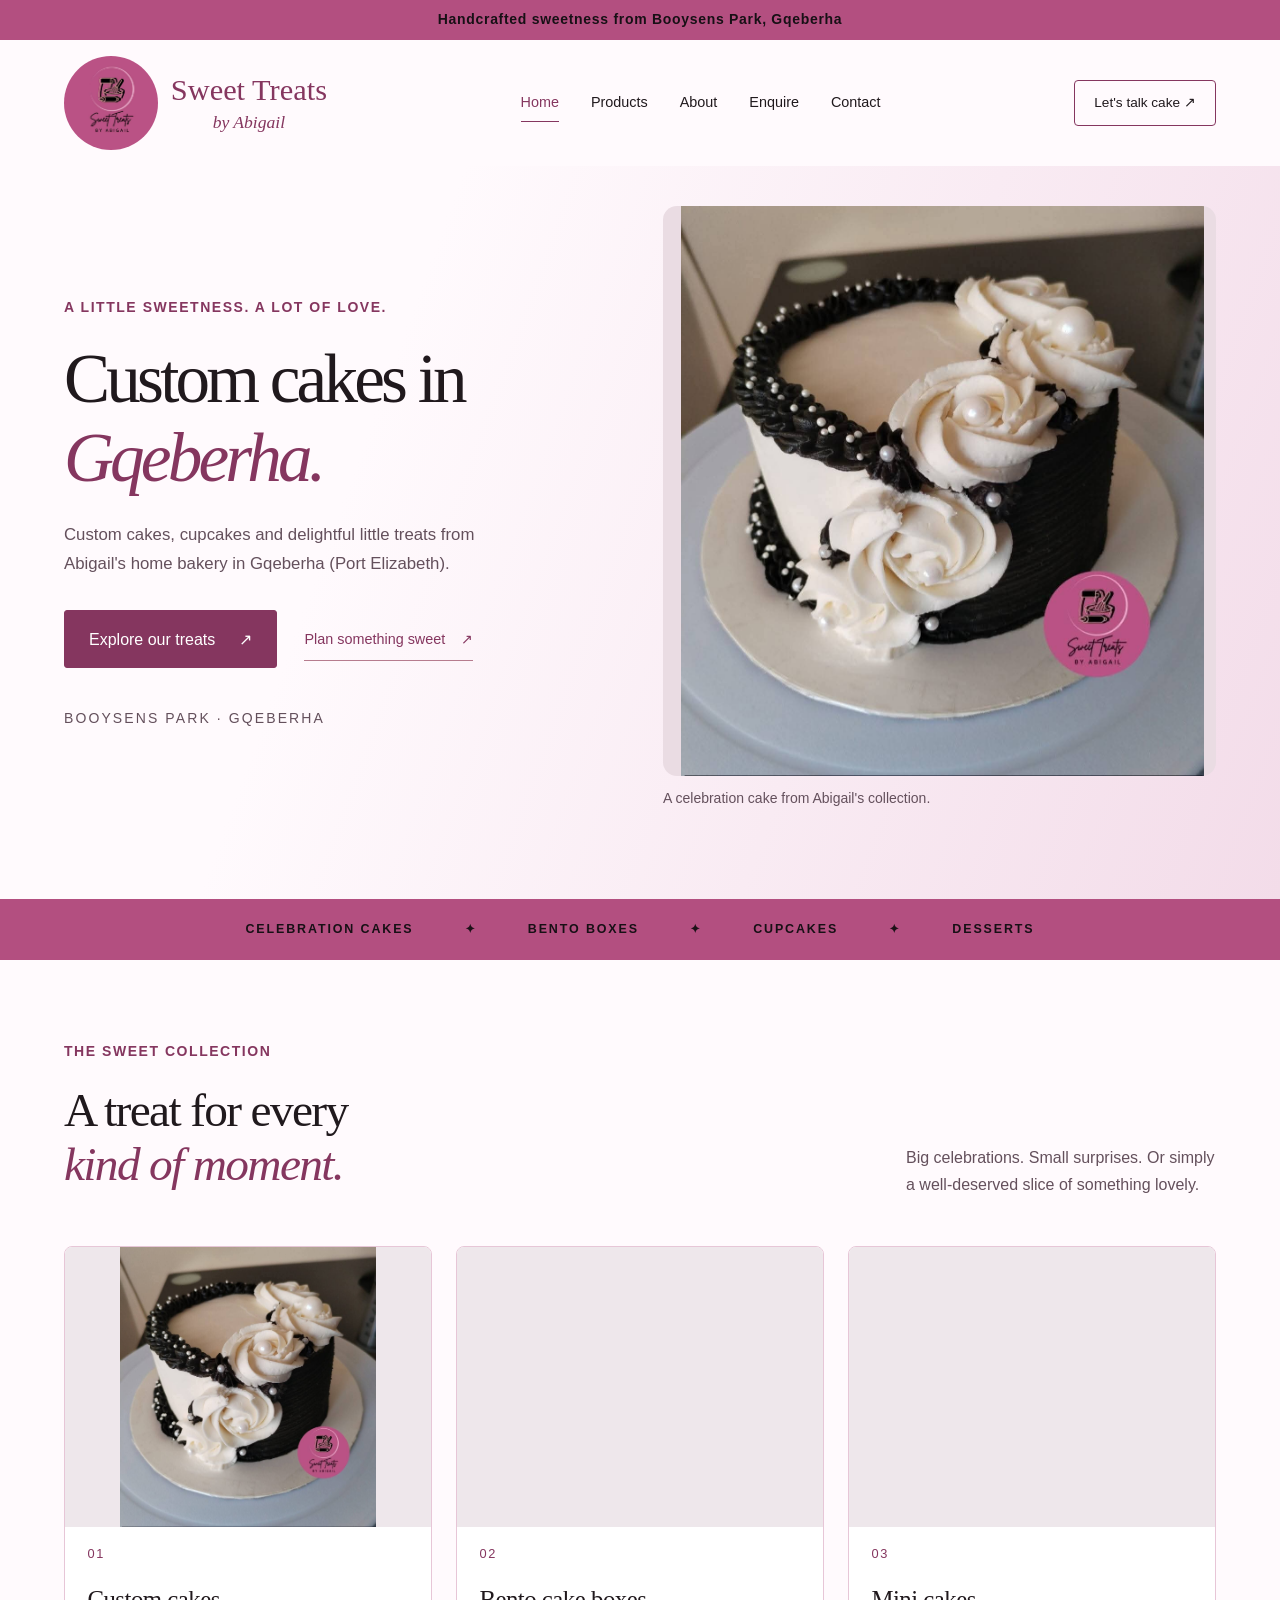
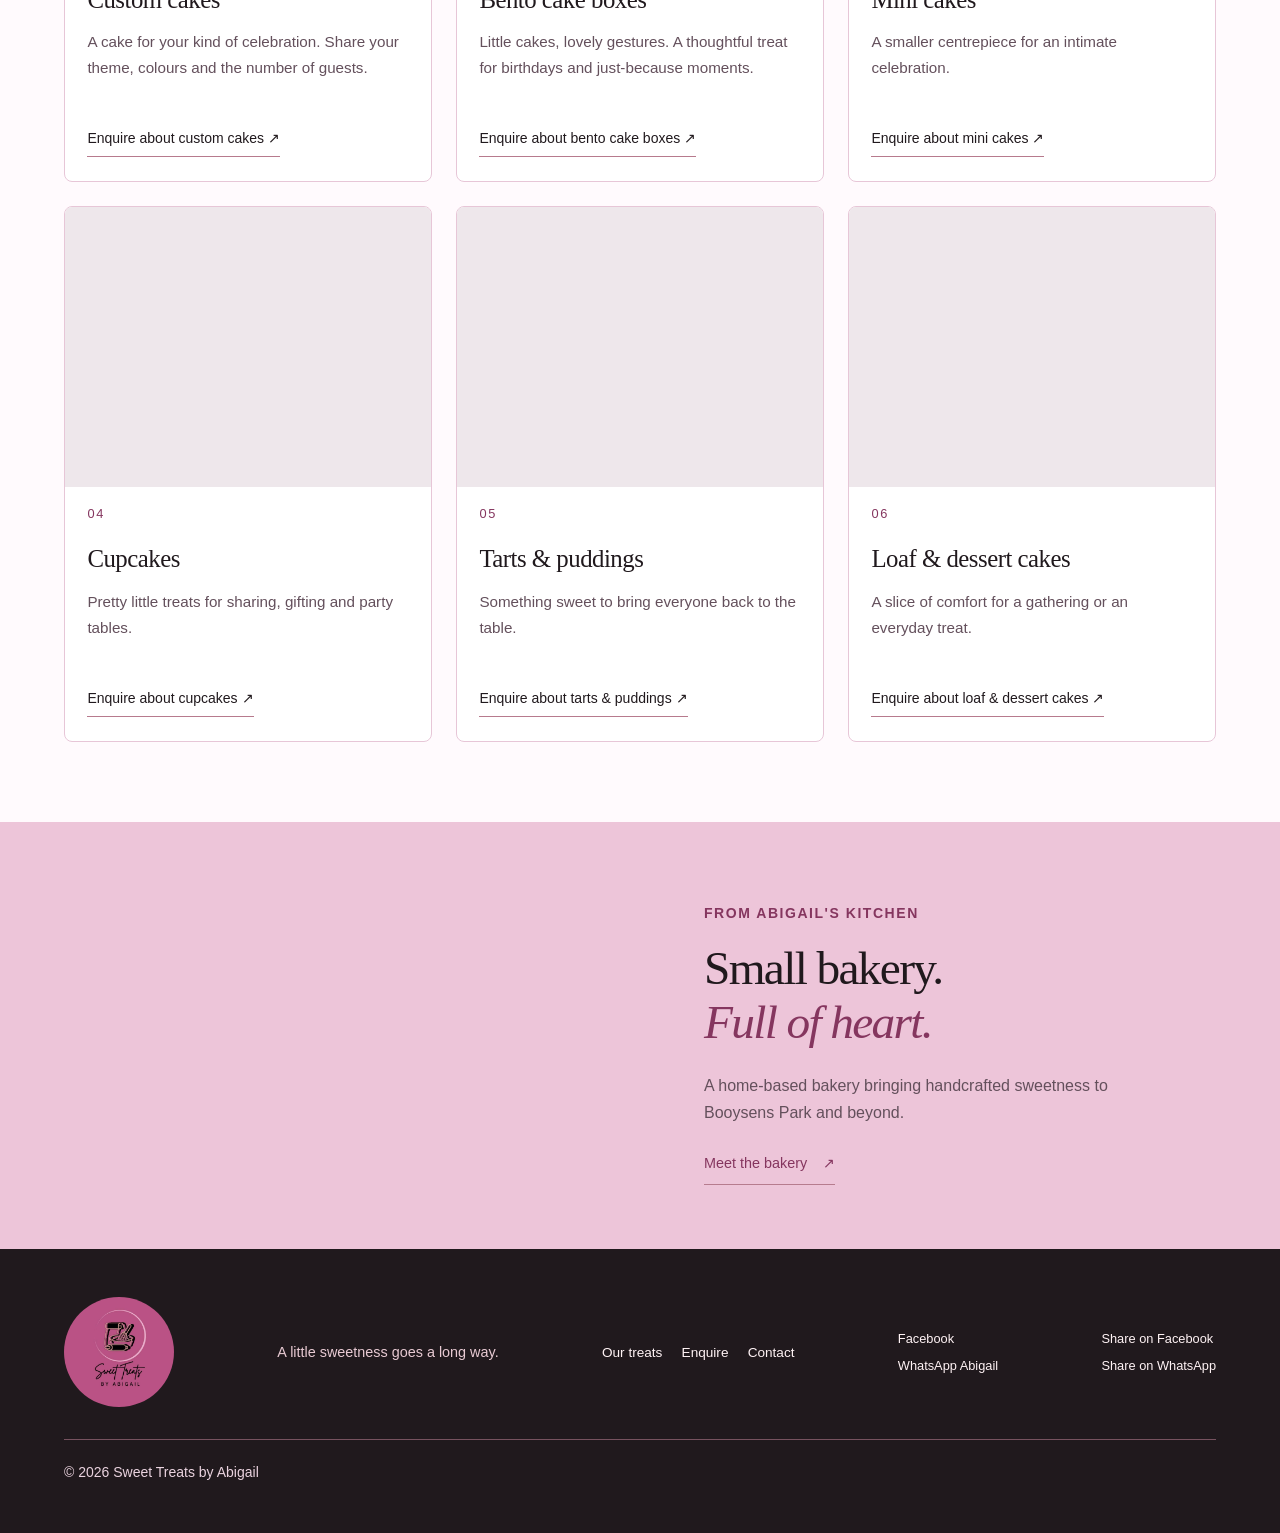
<file: index.html>
<!doctype html>
<html lang="en">
  <head>
    <meta charset="utf-8">
    <meta name="viewport" content="width=device-width,initial-scale=1">
    <meta name="referrer" content="strict-origin-when-cross-origin">
    <meta http-equiv="Content-Security-Policy" content="default-src 'self'; base-uri 'self'; object-src 'none'; script-src 'self'; style-src 'self' https://fonts.googleapis.com; font-src 'self' https://fonts.gstatic.com; img-src 'self' data:; connect-src 'self' https://fonts.googleapis.com https://fonts.gstatic.com; frame-src https://maps.google.com https://www.google.com; form-action 'self' https://wa.me; upgrade-insecure-requests">
    <meta name="theme-color" content="#b34f80">
    <meta name="description" content="Order custom cakes in Gqeberha from Sweet Treats by Abigail. Handcrafted celebration cakes, Bento boxes, cupcakes and desserts from our Booysens Park home bakery.">
    <meta property="og:title" content="Custom Cakes in Gqeberha | Sweet Treats by Abigail">
    <meta property="og:description" content="Handcrafted celebration cakes, Bento boxes, cupcakes and desserts from our Booysens Park home bakery.">
    <meta property="og:type" content="website">
    <meta property="og:locale" content="en_ZA">
    <title>Custom Cakes in Gqeberha | Sweet Treats by Abigail</title>
    <link rel="icon" type="image/svg+xml" href="data:image/svg+xml,%3Csvg xmlns='http://www.w3.org/2000/svg' viewBox='0 0 64 64'%3E%3Crect width='64' height='64' rx='16' fill='%237b283f'/%3E%3Ctext x='32' y='45' text-anchor='middle' font-family='Georgia' font-size='43' fill='%23ffe6ec'%3ES%3C/text%3E%3C/svg%3E">
    <link rel="preconnect" href="https://fonts.googleapis.com">
    <link rel="preconnect" href="https://fonts.gstatic.com" crossorigin>
    <link href="https://fonts.googleapis.com/css2?family=DM+Sans:wght@400;500;600;700&family=Playfair+Display:ital,wght@0,400;0,500;0,600;1,400;1,500&display=swap" rel="stylesheet">
    <link rel="stylesheet" href="CSS/styles.css">
  </head>
  <body>
    <a href="#main" class="skip">Skip to content</a>
    <div class="announcement">Handcrafted sweetness from Booysens Park, Gqeberha</div>
    <header>
      <a class="brand" href="index.html" aria-label="Sweet Treats by Abigail home">
        <img class="brand-logo" src="Assets/01-1000299417.jpg" alt="Sweet Treats by Abigail logo" width="94" height="94">
        <span class="brand-words">
          <span>Sweet Treats</span>
          <small>by Abigail</small>
        </span>
      </a>
      <nav id="navigation" aria-label="Main navigation">
        <a href="index.html" aria-current="page">Home</a>
        <a href="Pages/products.html">Products</a>
        <a href="Pages/about.html">About</a>
        <a href="Pages/enquiry.html">Enquire</a>
        <a href="Pages/contact.html">Contact</a>
      </nav>
      <a class="header-cta" href="Pages/enquiry.html">Let's talk cake <span aria-hidden="true">↗</span></a>
    </header>
    <main id="main">
      <section class="hero">
        <div class="hero-copy">
          <p class="eyebrow">A little sweetness. A lot of love.</p>
          <h1>Custom cakes in<br><em>Gqeberha.</em></h1>
          <p class="intro">Custom cakes, cupcakes and delightful little treats from Abigail's home bakery in Gqeberha (Port Elizabeth).</p>
          <div class="actions">
            <a class="button" href="Pages/products.html">Explore our treats <span aria-hidden="true">↗</span></a>
            <a class="text-button" href="Pages/enquiry.html">Plan something sweet <span aria-hidden="true">↗</span></a>
          </div>
          <p class="location">BOOYSENS PARK · GQEBERHA</p>
        </div>
        <figure class="hero-image">
          <img src="Assets/06-1000299412.jpg" alt="Abigail's black and white buttercream rose cake" width="1159" height="1265" fetchpriority="high" decoding="async">
          <div class="image-tag">Made for<br><em>sweet moments</em></div>
          <figcaption>A celebration cake from Abigail's collection.</figcaption>
        </figure>
      </section>
      <div class="ribbon" aria-hidden="true">CELEBRATION CAKES <span>✦</span> BENTO BOXES <span>✦</span> CUPCAKES <span>✦</span> DESSERTS</div>
      <section class="section">
        <div class="section-heading">
          <div>
            <p class="eyebrow">The sweet collection</p>
            <h2>A treat for every<br><em>kind of moment.</em></h2>
          </div>
          <p>Big celebrations. Small surprises. Or simply a well-deserved slice of something lovely.</p>
        </div>
        <div class="product-grid"></div>
      </section>
      <section class="story-strip">
        <img class="baking-banner" src="Assets/optimized/baking-banner.jpg" alt="Decorative baking still life in the bakery's magenta colours" loading="lazy" decoding="async">
        <div class="story-copy">
          <p class="eyebrow">From Abigail's kitchen</p>
          <h2>Small bakery.<br><em>Full of heart.</em></h2>
          <p>A home-based bakery bringing handcrafted sweetness to Booysens Park and beyond.</p>
          <a class="text-button" href="Pages/about.html">Meet the bakery <span aria-hidden="true">↗</span></a>
        </div>
      </section>
    </main>
    <footer class="footer">
      <a class="brand" href="index.html">
        <img class="brand-logo" src="Assets/01-1000299417.jpg" alt="Sweet Treats by Abigail logo" width="94" height="94">
        <span class="brand-words">
          <span>Sweet Treats</span>
          <small>by Abigail</small>
        </span>
      </a>
      <p>A little sweetness goes a long way.</p>
      <div>
        <a href="Pages/products.html">Our treats</a>
        <a href="Pages/enquiry.html">Enquire</a>
        <a href="Pages/contact.html">Contact</a>
      </div>
      <div class="social-links" aria-label="Bakery social links">
        <a href="https://www.facebook.com/share/18zVQPXdt2/" target="_blank" rel="noopener noreferrer">Facebook</a>
        <a href="https://wa.me/27711084105" target="_blank" rel="noopener noreferrer">WhatsApp Abigail</a>
      </div>
      <div class="share-links" aria-label="Share this page">
        <a data-share="facebook" href="https://www.facebook.com/share/18zVQPXdt2/" target="_blank" rel="noopener noreferrer">Share on Facebook</a>
        <a data-share="whatsapp" href="https://wa.me/?text=Sweet%20Treats%20by%20Abigail" target="_blank" rel="noopener noreferrer">Share on WhatsApp</a>
      </div>
      <small>© 2026 Sweet Treats by Abigail</small>
    </footer>
    <script type="application/ld+json">
      {
        "@context": "https://schema.org",
        "@type": "Bakery",
        "name": "Sweet Treats by Abigail",
        "description": "Home-based bakery making custom cakes, Bento cake boxes, cupcakes and desserts in Booysens Park, Gqeberha.",
        "telephone": "+27711084105",
        "address": {
          "@type": "PostalAddress",
          "addressLocality": "Booysens Park, Gqeberha",
          "addressRegion": "Eastern Cape",
          "addressCountry": "ZA"
        },
        "areaServed": [
          {"@type": "City", "name": "Gqeberha"},
          {"@type": "City", "name": "Port Elizabeth"}
        ],
        "hasOfferCatalog": {
          "@type": "OfferCatalog",
          "name": "Cakes and sweet treats",
          "itemListElement": [
            {"@type": "OfferCatalog", "name": "Custom cakes"},
            {"@type": "OfferCatalog", "name": "Bento cake boxes"},
            {"@type": "OfferCatalog", "name": "Cupcakes"},
            {"@type": "OfferCatalog", "name": "Desserts"}
          ]
        }
      }
    </script>
    <script src="JS/products.js" defer></script>
    <script src="JS/social.js" defer></script>
    <script src="JS/cursor.js" defer></script>
  </body>
</html>
</file>
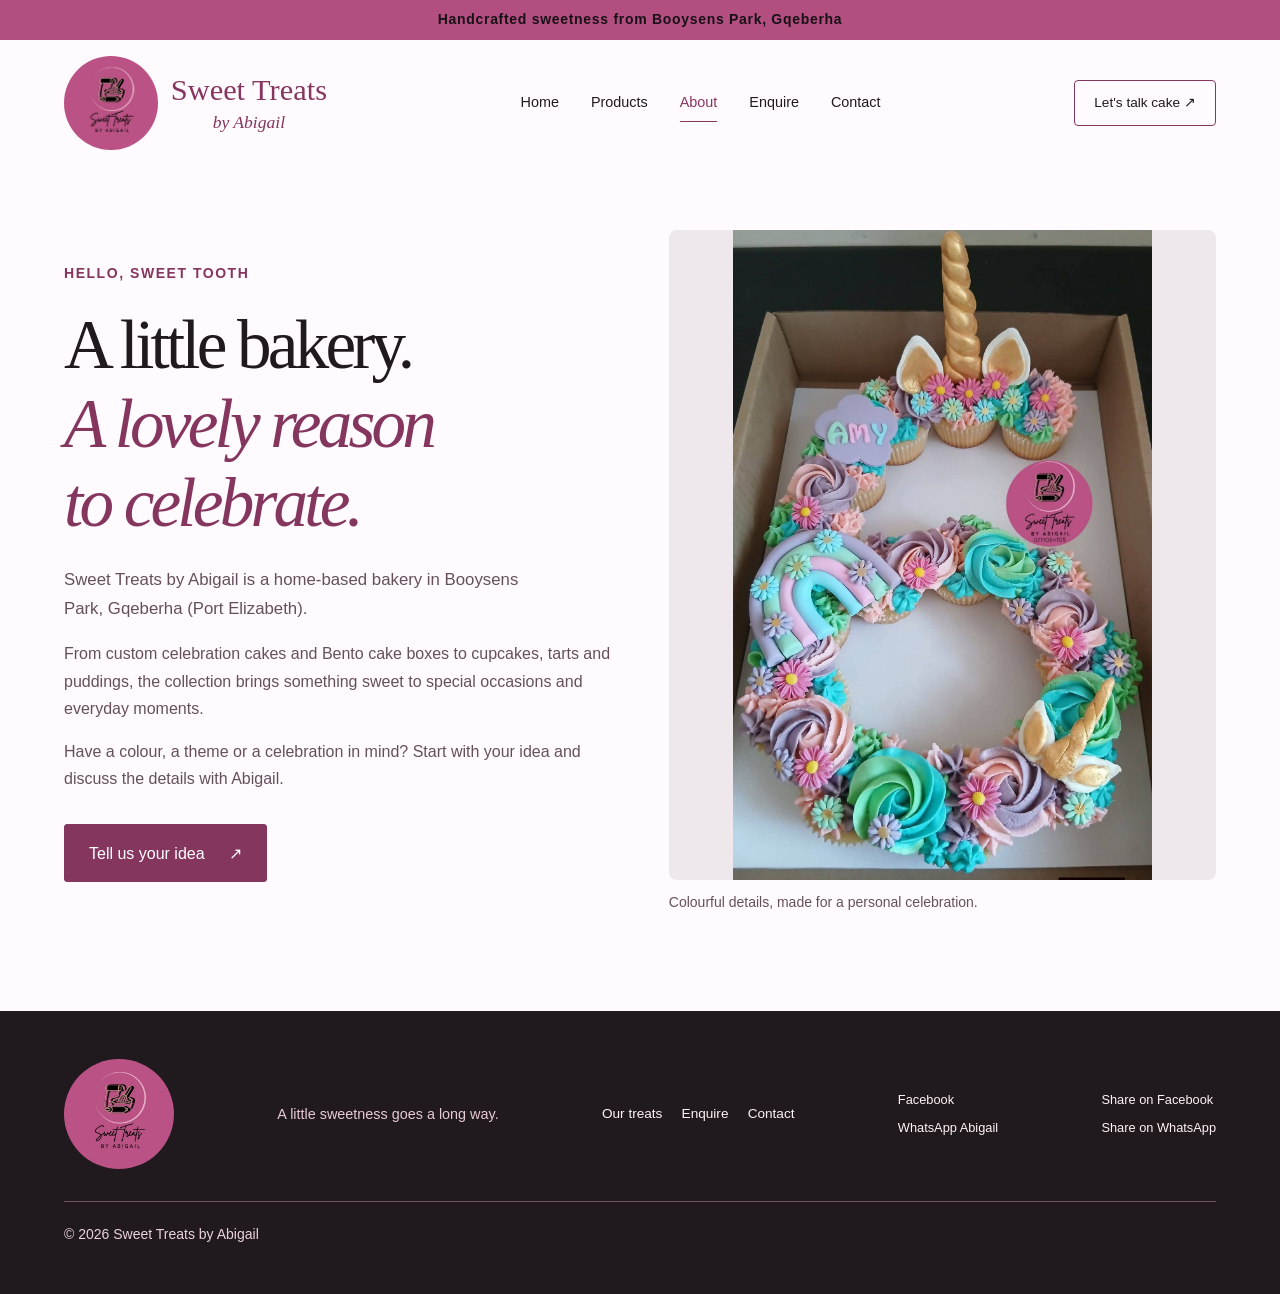
<file: Pages/about.html>
<!doctype html>
<html lang="en">
  <head>
    <meta charset="utf-8">
    <meta name="viewport" content="width=device-width,initial-scale=1">
    <meta name="referrer" content="strict-origin-when-cross-origin">
    <meta http-equiv="Content-Security-Policy" content="default-src 'self'; base-uri 'self'; object-src 'none'; script-src 'self'; style-src 'self' https://fonts.googleapis.com; font-src 'self' https://fonts.gstatic.com; img-src 'self' data:; connect-src 'self' https://fonts.googleapis.com https://fonts.gstatic.com; frame-src https://maps.google.com https://www.google.com; form-action 'self' https://wa.me; upgrade-insecure-requests">
    <meta name="theme-color" content="#b34f80">
    <meta name="description" content="Meet Sweet Treats by Abigail, a home bakery in Booysens Park, Gqeberha, making custom cakes, cupcakes, Bento boxes and handmade desserts.">
    <meta property="og:title" content="About Sweet Treats by Abigail | Gqeberha Bakery">
    <meta property="og:description" content="Meet Abigail and her home bakery in Booysens Park, Gqeberha.">
    <meta property="og:type" content="website">
    <meta property="og:locale" content="en_ZA">
    <title>About | Sweet Treats by Abigail</title>
    <link rel="icon" type="image/svg+xml" href="data:image/svg+xml,%3Csvg xmlns='http://www.w3.org/2000/svg' viewBox='0 0 64 64'%3E%3Crect width='64' height='64' rx='16' fill='%237b283f'/%3E%3Ctext x='32' y='45' text-anchor='middle' font-family='Georgia' font-size='43' fill='%23ffe6ec'%3ES%3C/text%3E%3C/svg%3E">
    <link rel="preconnect" href="https://fonts.googleapis.com">
    <link rel="preconnect" href="https://fonts.gstatic.com" crossorigin>
    <link href="https://fonts.googleapis.com/css2?family=DM+Sans:wght@400;500;600;700&family=Playfair+Display:ital,wght@0,400;0,500;0,600;1,400;1,500&display=swap" rel="stylesheet">
    <link rel="stylesheet" href="../CSS/styles.css">
  </head>
  <body>
    <a href="#main" class="skip">Skip to content</a>
    <div class="announcement">Handcrafted sweetness from Booysens Park, Gqeberha</div>
    <header>
      <a class="brand" href="../index.html" aria-label="Sweet Treats by Abigail home">
        <img class="brand-logo" src="../Assets/01-1000299417.jpg" alt="Sweet Treats by Abigail logo" width="94" height="94">
        <span class="brand-words">
          <span>Sweet Treats</span>
          <small>by Abigail</small>
        </span>
      </a>
      <nav id="navigation" aria-label="Main navigation">
        <a href="../index.html">Home</a>
        <a href="products.html">Products</a>
        <a href="about.html" aria-current="page">About</a>
        <a href="enquiry.html">Enquire</a>
        <a href="contact.html">Contact</a>
      </nav>
      <a class="header-cta" href="enquiry.html">Let's talk cake <span aria-hidden="true">↗</span></a>
    </header>
    <main id="main">
      <section class="about-layout">
        <div>
          <p class="eyebrow">Hello, sweet tooth</p>
          <h1>A little bakery.<br><em>A lovely reason<br>to celebrate.</em></h1>
          <p class="intro">Sweet Treats by Abigail is a home-based bakery in Booysens Park, Gqeberha (Port Elizabeth).</p>
          <p>From custom celebration cakes and Bento cake boxes to cupcakes, tarts and puddings, the collection brings something sweet to special occasions and everyday moments.</p>
          <p>Have a colour, a theme or a celebration in mind? Start with your idea and discuss the details with Abigail.</p>
          <a class="button" href="enquiry.html">Tell us your idea <span aria-hidden="true">↗</span></a>
        </div>
        <figure>
          <img src="../Assets/07-1000299411.jpg" alt="Abigail's colourful unicorn cupcake number cake" width="1276" height="1984" loading="lazy" decoding="async">
          <figcaption>Colourful details, made for a personal celebration.</figcaption>
        </figure>
      </section>
    </main>
    <footer class="footer">
      <a class="brand" href="../index.html">
        <img class="brand-logo" src="../Assets/01-1000299417.jpg" alt="Sweet Treats by Abigail logo" width="94" height="94">
        <span class="brand-words">
          <span>Sweet Treats</span>
          <small>by Abigail</small>
        </span>
      </a>
      <p>A little sweetness goes a long way.</p>
      <div>
        <a href="products.html">Our treats</a>
        <a href="enquiry.html">Enquire</a>
        <a href="contact.html">Contact</a>
      </div>
      <div class="social-links" aria-label="Bakery social links">
        <a href="https://www.facebook.com/share/18zVQPXdt2/" target="_blank" rel="noopener noreferrer">Facebook</a>
        <a href="https://wa.me/27711084105" target="_blank" rel="noopener noreferrer">WhatsApp Abigail</a>
      </div>
      <div class="share-links" aria-label="Share this page">
        <a data-share="facebook" href="https://www.facebook.com/share/18zVQPXdt2/" target="_blank" rel="noopener noreferrer">Share on Facebook</a>
        <a data-share="whatsapp" href="https://wa.me/?text=Sweet%20Treats%20by%20Abigail" target="_blank" rel="noopener noreferrer">Share on WhatsApp</a>
      </div>
      <small>© 2026 Sweet Treats by Abigail</small>
    </footer>
    <script src="../JS/social.js" defer></script>
    <script src="../JS/cursor.js" defer></script>
  </body>
</html>
</file>
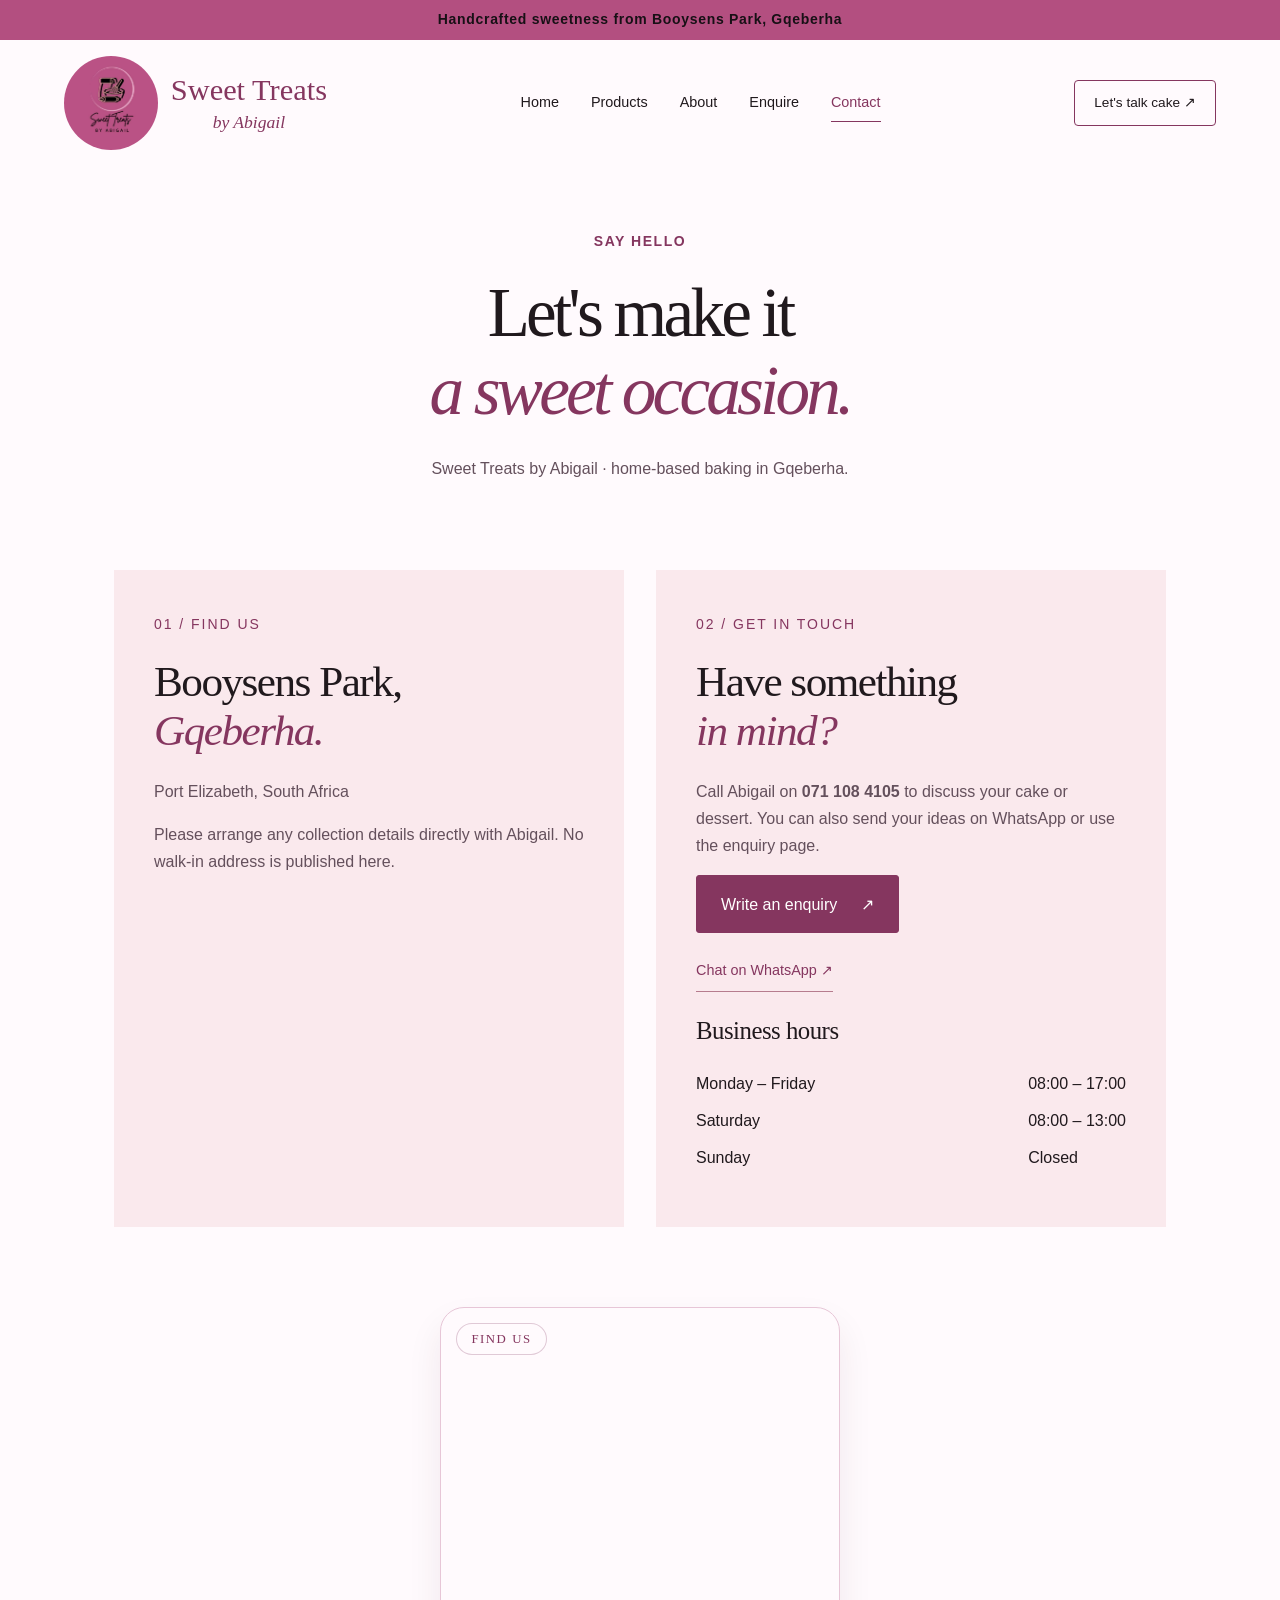
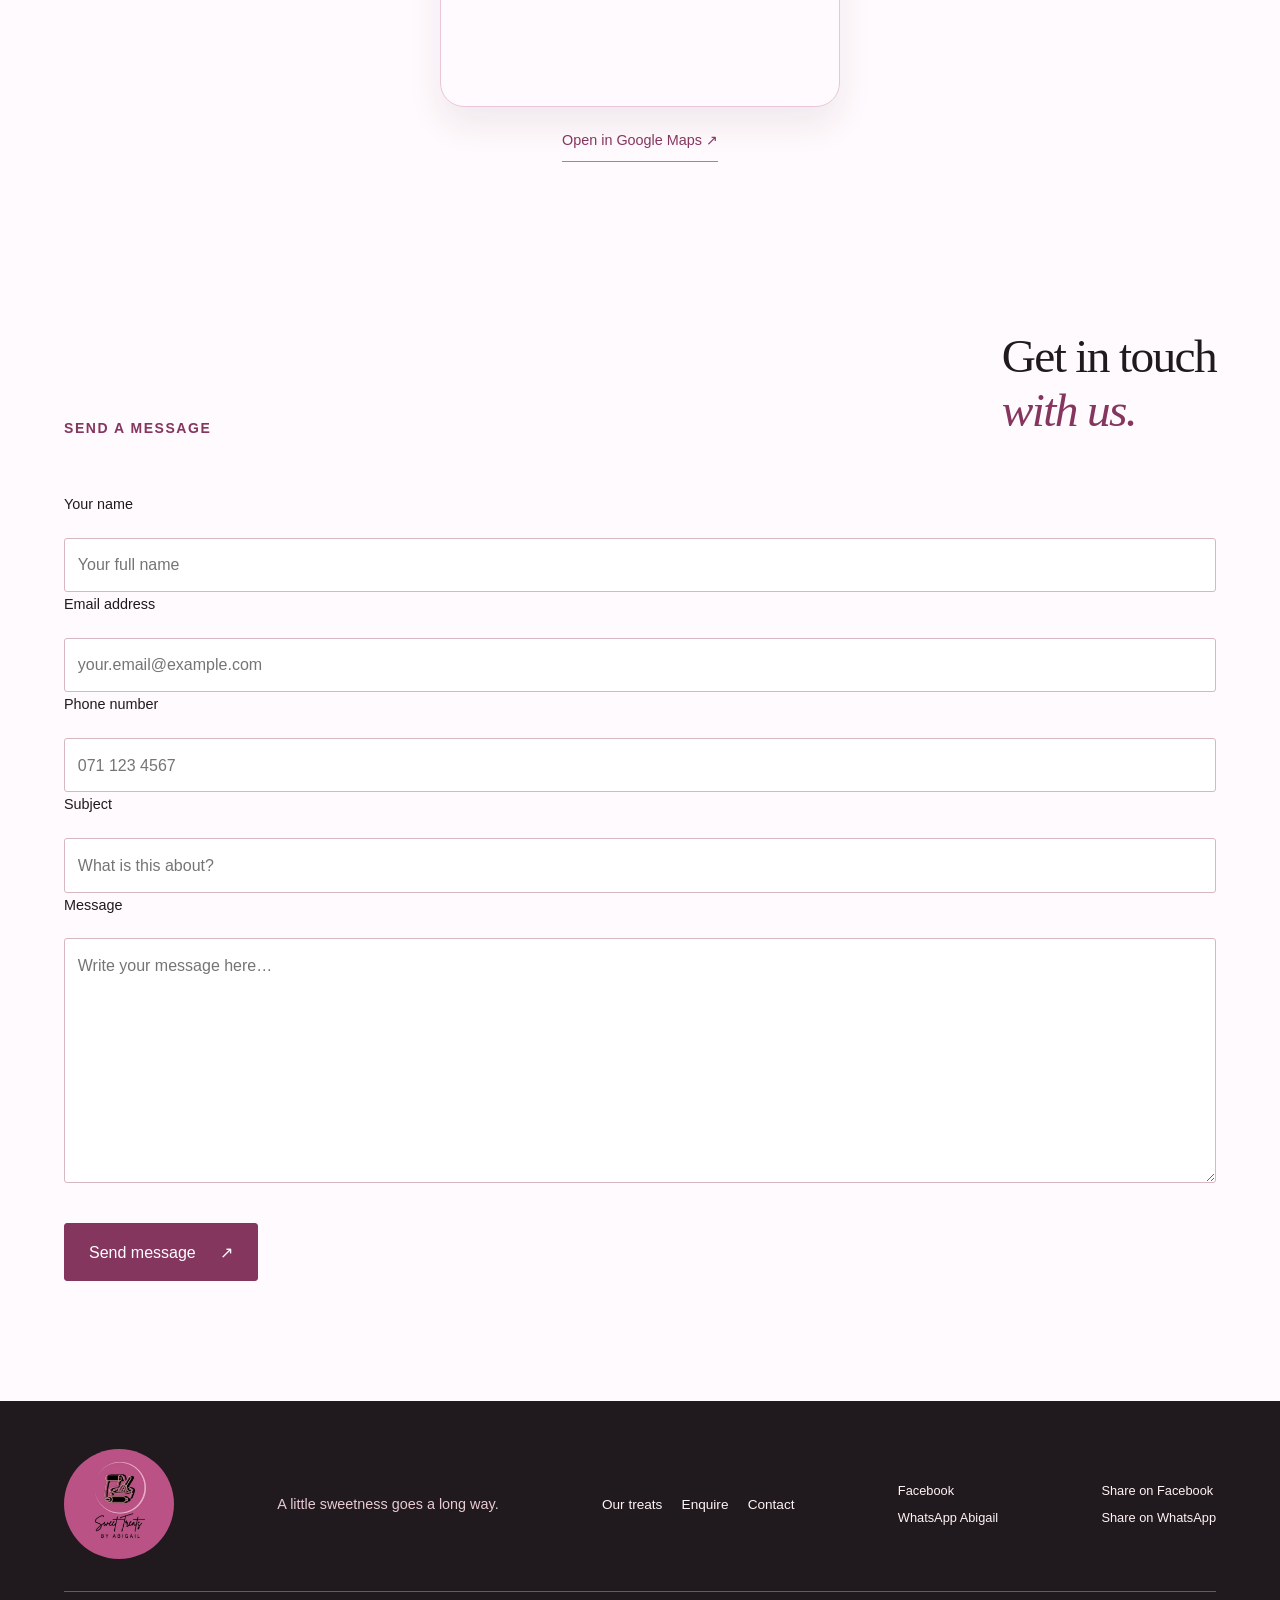
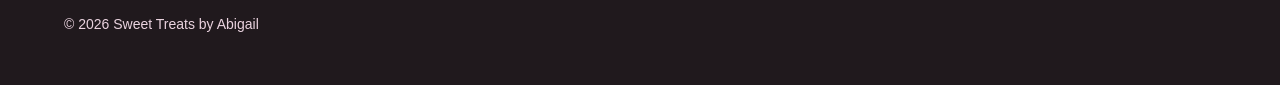
<file: Pages/contact.html>
<!doctype html>
<html lang="en">
  <head>
    <meta charset="utf-8">
    <meta name="viewport" content="width=device-width,initial-scale=1">
    <meta name="referrer" content="strict-origin-when-cross-origin">
    <meta http-equiv="Content-Security-Policy" content="default-src 'self'; base-uri 'self'; object-src 'none'; script-src 'self'; style-src 'self' https://fonts.googleapis.com; font-src 'self' https://fonts.gstatic.com; img-src 'self' data:; connect-src 'self' https://fonts.googleapis.com https://fonts.gstatic.com https://formsubmit.co; frame-src https://maps.google.com https://www.google.com; form-action 'self' https://wa.me https://formsubmit.co; upgrade-insecure-requests">
    <meta name="theme-color" content="#b34f80">
    <meta name="description" content="Contact Sweet Treats by Abigail in Booysens Park, Gqeberha about custom cakes, cupcakes and desserts. Call 071 108 4105 or send an enquiry.">
    <meta property="og:title" content="Contact Sweet Treats by Abigail | Gqeberha">
    <meta property="og:description" content="Call or message Abigail about cakes and sweet treats in Gqeberha.">
    <meta property="og:type" content="website">
    <meta property="og:locale" content="en_ZA">
    <title>Contact | Sweet Treats by Abigail</title>
    <link rel="icon" type="image/svg+xml" href="data:image/svg+xml,%3Csvg xmlns='http://www.w3.org/2000/svg' viewBox='0 0 64 64'%3E%3Crect width='64' height='64' rx='16' fill='%237b283f'/%3E%3Ctext x='32' y='45' text-anchor='middle' font-family='Georgia' font-size='43' fill='%23ffe6ec'%3ES%3C/text%3E%3C/svg%3E">
    <link rel="preconnect" href="https://fonts.googleapis.com">
    <link rel="preconnect" href="https://fonts.gstatic.com" crossorigin>
    <link href="https://fonts.googleapis.com/css2?family=DM+Sans:wght@400;500;600;700&family=Playfair+Display:ital,wght@0,400;0,500;0,600;1,400;1,500&display=swap" rel="stylesheet">
    <link rel="stylesheet" href="../CSS/styles.css">
  </head>
  <body>
    <a href="#main" class="skip">Skip to content</a>
    <div class="announcement">Handcrafted sweetness from Booysens Park, Gqeberha</div>
    <header>
      <a class="brand" href="../index.html" aria-label="Sweet Treats by Abigail home">
        <img class="brand-logo" src="../Assets/01-1000299417.jpg" alt="Sweet Treats by Abigail logo" width="94" height="94">
        <span class="brand-words">
          <span>Sweet Treats</span>
          <small>by Abigail</small>
        </span>
      </a>
      <nav id="navigation" aria-label="Main navigation">
        <a href="../index.html">Home</a>
        <a href="products.html">Products</a>
        <a href="about.html">About</a>
        <a href="enquiry.html">Enquire</a>
        <a href="contact.html" aria-current="page">Contact</a>
      </nav>
      <a class="header-cta" href="enquiry.html">Let's talk cake <span aria-hidden="true">↗</span></a>
    </header>
    <main id="main">
      <section class="page-heading">
        <p class="eyebrow">Say hello</p>
        <h1>Let's make it<br><em>a sweet occasion.</em></h1>
        <p>Sweet Treats by Abigail · home-based baking in Gqeberha.</p>
      </section>
      <section class="contact-grid">
        <article>
          <span class="number">01 / FIND US</span>
          <h2>Booysens Park,<br><em>Gqeberha.</em></h2>
          <p>Port Elizabeth, South Africa</p>
          <p>Please arrange any collection details directly with Abigail. No walk-in address is published here.</p>
        </article>
        <article>
          <span class="number">02 / GET IN TOUCH</span>
          <h2>Have something<br><em>in mind?</em></h2>
          <p>Call Abigail on <a class="phone-link" href="tel:+27711084105">071 108 4105</a> to discuss your cake or dessert. You can also send your ideas on WhatsApp or use the enquiry page.</p>
          <a class="button" href="enquiry.html">Write an enquiry <span aria-hidden="true">↗</span></a>
          <p>
            <a class="text-button" href="https://wa.me/27711084105">Chat on WhatsApp ↗</a>
          </p>
          <h3>Business hours</h3>
          <dl class="hours">
            <dt>Monday – Friday</dt>
            <dd>08:00 – 17:00</dd>
            <dt>Saturday</dt>
            <dd>08:00 – 13:00</dd>
            <dt>Sunday</dt>
            <dd>Closed</dd>
          </dl>
        </article>
      </section>
      <section class="map-section">
        <div class="map-wrapper">
          <h2 class="map-heading">Find us</h2>
          <div class="map-container">
            <iframe src="https://maps.google.com/maps?q=-33.915363%2C25.603015&amp;z=14&amp;output=embed" width="100%" height="100%" allowfullscreen loading="lazy" referrerpolicy="no-referrer-when-downgrade" title="Map of Booysens Park, Gqeberha"></iframe>
          </div>
          <p class="map-link"><a class="text-button" href="https://maps.google.com/maps?q=-33.915363%2C25.603015&amp;z=14" target="_blank" rel="noopener noreferrer">Open in Google Maps ↗</a></p>
        </div>
      </section>
      <section class="section">
        <div class="section-heading">
          <p class="eyebrow">Send a message</p>
          <h2>Get in touch<br><em>with us.</em></h2>
        </div>
        <form class="contact-form" id="contact-form" method="POST" action="https://formsubmit.co/abigail.billett17@gmail.com" novalidate>
          <input type="hidden" name="_subject" value="Website enquiry - Sweet Treats by Abigail">
          <div class="form-group">
            <label for="contact-name">Your name</label>
            <input type="text" id="contact-name" name="name" required placeholder="Your full name">
          </div>
          <div class="form-group">
            <label for="contact-email">Email address</label>
            <input type="email" id="contact-email" name="email" required placeholder="your.email@example.com">
          </div>
          <div class="form-group">
            <label for="contact-phone">Phone number</label>
            <input type="tel" id="contact-phone" name="phone" autocomplete="tel" inputmode="tel" placeholder="071 123 4567">
          </div>
          <div class="form-group">
            <label for="contact-subject">Subject</label>
            <input type="text" id="contact-subject" name="subject" required placeholder="What is this about?">
          </div>
          <div class="form-group">
            <label for="contact-message">Message</label>
            <textarea id="contact-message" name="message" rows="8" maxlength="2000" required placeholder="Write your message here…"></textarea>
          </div>
          <div class="actions">
            <button class="button" type="submit">Send message <span aria-hidden="true">↗</span></button>
          </div>
          <p class="form-status" id="contact-form-status" role="status" aria-live="polite"></p>
        </form>
      </section>
    </main>
    <footer class="footer">
      <a class="brand" href="../index.html">
        <img class="brand-logo" src="../Assets/01-1000299417.jpg" alt="Sweet Treats by Abigail logo" width="94" height="94">
        <span class="brand-words">
          <span>Sweet Treats</span>
          <small>by Abigail</small>
        </span>
      </a>
      <p>A little sweetness goes a long way.</p>
      <div>
        <a href="products.html">Our treats</a>
        <a href="enquiry.html">Enquire</a>
        <a href="contact.html">Contact</a>
      </div>
      <div class="social-links" aria-label="Bakery social links">
        <a href="https://www.facebook.com/share/18zVQPXdt2/" target="_blank" rel="noopener noreferrer">Facebook</a>
        <a href="https://wa.me/27711084105" target="_blank" rel="noopener noreferrer">WhatsApp Abigail</a>
      </div>
      <div class="share-links" aria-label="Share this page">
        <a data-share="facebook" href="https://www.facebook.com/share/18zVQPXdt2/" target="_blank" rel="noopener noreferrer">Share on Facebook</a>
        <a data-share="whatsapp" href="https://wa.me/?text=Sweet%20Treats%20by%20Abigail" target="_blank" rel="noopener noreferrer">Share on WhatsApp</a>
      </div>
      <small>© 2026 Sweet Treats by Abigail</small>
    </footer>
    <script src="../JS/validation.js" defer></script>
    <script src="../JS/contact.js" defer></script>
    <script src="../JS/social.js" defer></script>
    <script src="../JS/cursor.js" defer></script>
  </body>
</html>
</file>
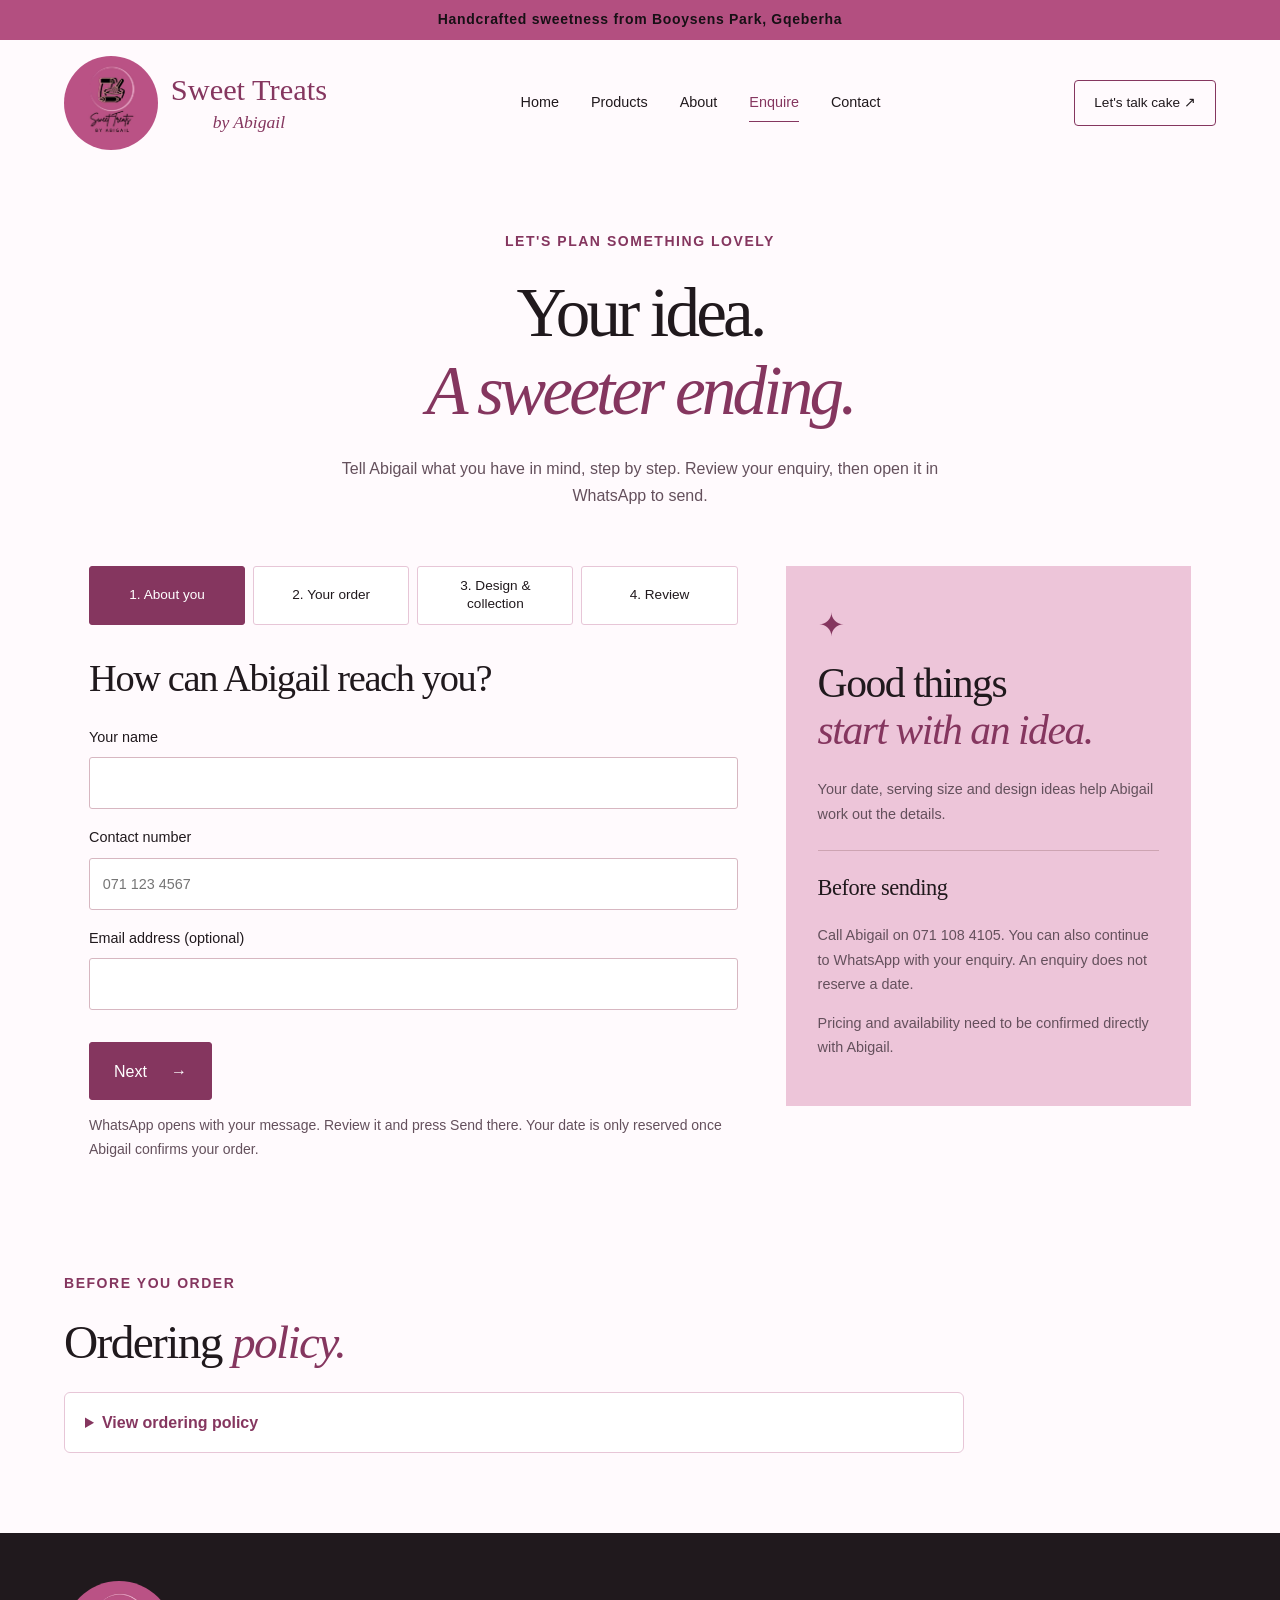
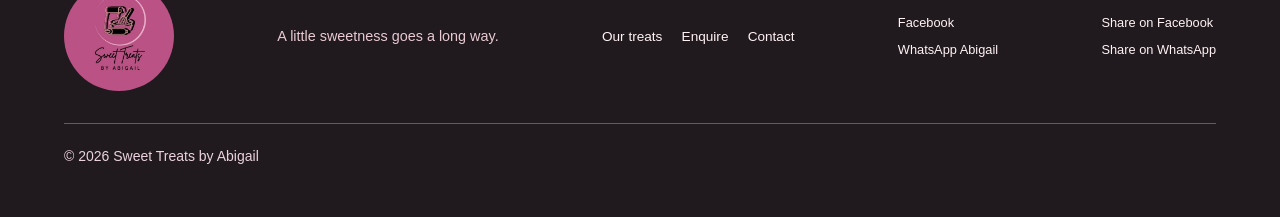
<file: Pages/enquiry.html>
<!doctype html>
<html lang="en">
  <head>
    <meta charset="utf-8">
    <meta name="viewport" content="width=device-width,initial-scale=1">
    <meta name="referrer" content="strict-origin-when-cross-origin">
    <meta http-equiv="Content-Security-Policy" content="default-src 'self'; base-uri 'self'; object-src 'none'; script-src 'self'; style-src 'self' https://fonts.googleapis.com; font-src 'self' https://fonts.gstatic.com; img-src 'self' data:; connect-src 'self' https://fonts.googleapis.com https://fonts.gstatic.com; frame-src https://maps.google.com https://www.google.com; form-action 'self' https://wa.me; upgrade-insecure-requests">
    <meta name="theme-color" content="#b34f80">
    <meta name="description" content="Enquire about a custom cake, cupcakes or desserts from Sweet Treats by Abigail in Gqeberha. Share your order details directly with Abigail on WhatsApp.">
    <meta property="og:title" content="Enquire About Custom Cakes in Gqeberha | Sweet Treats by Abigail">
    <meta property="og:description" content="Tell Abigail about your cake or dessert order in Gqeberha.">
    <meta property="og:type" content="website">
    <meta property="og:locale" content="en_ZA">
    <title>Enquire | Sweet Treats by Abigail</title>
    <link rel="icon" type="image/svg+xml" href="data:image/svg+xml,%3Csvg xmlns='http://www.w3.org/2000/svg' viewBox='0 0 64 64'%3E%3Crect width='64' height='64' rx='16' fill='%237b283f'/%3E%3Ctext x='32' y='45' text-anchor='middle' font-family='Georgia' font-size='43' fill='%23ffe6ec'%3ES%3C/text%3E%3C/svg%3E">
    <link rel="preconnect" href="https://fonts.googleapis.com">
    <link rel="preconnect" href="https://fonts.gstatic.com" crossorigin>
    <link href="https://fonts.googleapis.com/css2?family=DM+Sans:wght@400;500;600;700&family=Playfair+Display:ital,wght@0,400;0,500;0,600;1,400;1,500&display=swap" rel="stylesheet">
    <link rel="stylesheet" href="../CSS/styles.css">
  </head>
  <body>
    <a href="#main" class="skip">Skip to content</a>
    <div class="announcement">Handcrafted sweetness from Booysens Park, Gqeberha</div>
    <header>
      <a class="brand" href="../index.html" aria-label="Sweet Treats by Abigail home">
        <img class="brand-logo" src="../Assets/01-1000299417.jpg" alt="Sweet Treats by Abigail logo" width="94" height="94">
        <span class="brand-words">
          <span>Sweet Treats</span>
          <small>by Abigail</small>
        </span>
      </a>
      <nav id="navigation" aria-label="Main navigation">
        <a href="../index.html">Home</a>
        <a href="products.html">Products</a>
        <a href="about.html">About</a>
        <a href="enquiry.html" aria-current="page">Enquire</a>
        <a href="contact.html">Contact</a>
      </nav>
      <a class="header-cta" href="enquiry.html">Let's talk cake <span aria-hidden="true">↗</span></a>
    </header>
    <main id="main">
      <section class="page-heading compact">
        <p class="eyebrow">Let's plan something lovely</p>
        <h1>Your idea.<br><em>A sweeter ending.</em></h1>
        <p>Tell Abigail what you have in mind, step by step. Review your enquiry, then open it in WhatsApp to send.</p>
      </section>
      <section class="enquiry-layout">
        <form class="enquiry-form" action="https://wa.me/27711084105" method="get" novalidate>
          <div class="enquiry-tabs" role="tablist" aria-label="Enquiry steps">
            <button class="enquiry-tab" id="tab-contact" type="button" role="tab" aria-selected="true" aria-controls="panel-contact" tabindex="0">1. About you</button>
            <button class="enquiry-tab" id="tab-order" type="button" role="tab" aria-selected="false" aria-controls="panel-order" tabindex="-1">2. Your order</button>
            <button class="enquiry-tab" id="tab-design" type="button" role="tab" aria-selected="false" aria-controls="panel-design" tabindex="-1">3. Design &amp; collection</button>
            <button class="enquiry-tab" id="tab-review" type="button" role="tab" aria-selected="false" aria-controls="panel-review" tabindex="-1">4. Review</button>
          </div>

          <section class="enquiry-panel" id="panel-contact" role="tabpanel" aria-labelledby="tab-contact" tabindex="0">
            <h2>How can Abigail reach you?</h2>
            <label for="enquiry-name">Your name
              <input id="enquiry-name" name="customer-name" type="text" autocomplete="name" required>
            </label>
            <label for="enquiry-phone">Contact number
              <input id="enquiry-phone" name="customer-phone" type="tel" autocomplete="tel" inputmode="tel" placeholder="071 123 4567" required>
            </label>
            <label for="enquiry-email">Email address (optional)
              <input id="enquiry-email" name="customer-email" type="email" autocomplete="email">
            </label>
          </section>

          <section class="enquiry-panel" id="panel-order" role="tabpanel" aria-labelledby="tab-order" tabindex="0" hidden>
            <h2>What would you like to order?</h2>
            <label for="enquiry-treat">Treat
              <select id="enquiry-treat" name="treat" required>
                <option value="">Choose a treat</option>
                <option>Custom cake</option>
                <option>Bento cake</option>
                <option>Cupcakes</option>
                <option>Dessert</option>
                <option>Other / not sure yet</option>
              </select>
            </label>
            <label for="enquiry-quantity">Quantity or portions (optional)
              <input id="enquiry-quantity" name="quantity" type="text" placeholder="e.g. 12 cupcakes or 10 portions">
            </label>
            <label for="enquiry-date">Preferred date (optional)
              <input id="enquiry-date" name="date" type="date">
            </label>
          </section>

          <section class="enquiry-panel" id="panel-design" role="tabpanel" aria-labelledby="tab-design" tabindex="0" hidden>
            <h2>Share your ideas</h2>
            <label for="enquiry-design">Theme, colours or design (optional)
              <textarea id="enquiry-design" name="design" rows="4" placeholder="Tell Abigail about the occasion, theme, colours or inspiration."></textarea>
            </label>
            <label for="enquiry-collection">Collection or delivery (optional)
              <select id="enquiry-collection" name="collection">
                <option value="">Not decided yet</option>
                <option>Collection</option>
                <option>Delivery</option>
              </select>
            </label>
            <label for="enquiry-dietary">Dietary requirements (optional)
              <input id="enquiry-dietary" name="dietary" type="text" placeholder="Please confirm suitability with Abigail">
            </label>
          </section>

          <section class="enquiry-panel" id="panel-review" role="tabpanel" aria-labelledby="tab-review" tabindex="0" hidden>
            <h2>Review your enquiry</h2>
            <p id="enquiry-help">Check the details below before continuing to WhatsApp. You can attach inspiration pictures there.</p>
            <div class="enquiry-summary" id="enquiry-summary" aria-live="polite"></div>
            <label for="enquiry-notes">Anything else? (optional)
              <textarea id="enquiry-notes" name="notes" rows="4" placeholder="Add any other details for Abigail."></textarea>
            </label>
            <input type="hidden" name="text" value="">
          </section>

          <div class="actions enquiry-actions">
            <button class="button enquiry-previous" type="button" hidden>Previous</button>
            <button class="button enquiry-next" type="button">Next <span aria-hidden="true">→</span></button>
            <button class="button enquiry-submit" type="submit" hidden>Continue to WhatsApp <span aria-hidden="true">↗</span></button>
          </div>
          <p class="small">WhatsApp opens with your message. Review it and press Send there. Your date is only reserved once Abigail confirms your order.</p>
        </form>
        <aside class="enquiry-aside">
          <span class="sparkle" aria-hidden="true">✦</span>
          <h2>Good things<br><em>start with an idea.</em></h2>
          <p>Your date, serving size and design ideas help Abigail work out the details.</p>
          <hr>
          <h3>Before sending</h3>
          <p>Call Abigail on <a href="tel:+27711084105">071 108 4105</a>. You can also continue to WhatsApp with your enquiry. An enquiry does not reserve a date.</p>
          <p>Pricing and availability need to be confirmed directly with Abigail.</p>
        </aside>
      </section>
      <section class="section no-top">
        <p class="eyebrow">Before you order</p>
        <h2>Ordering <em>policy.</em></h2>
        <details class="policy-accordion">
          <summary>View ordering policy</summary>
          <ul class="policy-list">
            <li>Cakes and large orders must be placed 1–2 weeks in advance.</li>
            <li>Other sweet treats require 3–5 days' notice.</li>
            <li>Rush orders are subject to an additional fee.</li>
            <li>A 50% non-refundable deposit is required for cakes and large orders.</li>
            <li>The remaining balance must be paid 3–5 days before collection or delivery.</li>
            <li>Full payment is required when ordering other sweet treats.</li>
            <li>Delivery is available at an additional cost.</li>
            <li>No refunds will be given for late cancellations.</li>
            <li>Please collect your order at the agreed time.</li>
          </ul>
        </details>
      </section>
    </main>
    <footer class="footer">
      <a class="brand" href="../index.html">
        <img class="brand-logo" src="../Assets/01-1000299417.jpg" alt="Sweet Treats by Abigail logo" width="94" height="94">
        <span class="brand-words">
          <span>Sweet Treats</span>
          <small>by Abigail</small>
        </span>
      </a>
      <p>A little sweetness goes a long way.</p>
      <div>
        <a href="products.html">Our treats</a>
        <a href="enquiry.html">Enquire</a>
        <a href="contact.html">Contact</a>
      </div>
      <div class="social-links" aria-label="Bakery social links">
        <a href="https://www.facebook.com/share/18zVQPXdt2/" target="_blank" rel="noopener noreferrer">Facebook</a>
        <a href="https://wa.me/27711084105" target="_blank" rel="noopener noreferrer">WhatsApp Abigail</a>
      </div>
      <div class="share-links" aria-label="Share this page">
        <a data-share="facebook" href="https://www.facebook.com/share/18zVQPXdt2/" target="_blank" rel="noopener noreferrer">Share on Facebook</a>
        <a data-share="whatsapp" href="https://wa.me/?text=Sweet%20Treats%20by%20Abigail" target="_blank" rel="noopener noreferrer">Share on WhatsApp</a>
      </div>
      <small>© 2026 Sweet Treats by Abigail</small>
    </footer>
    <script src="../JS/validation.js" defer></script>
    <script src="../JS/script.js" defer></script>
    <script src="../JS/social.js" defer></script>
    <script src="../JS/cursor.js" defer></script>
  </body>
</html>
</file>
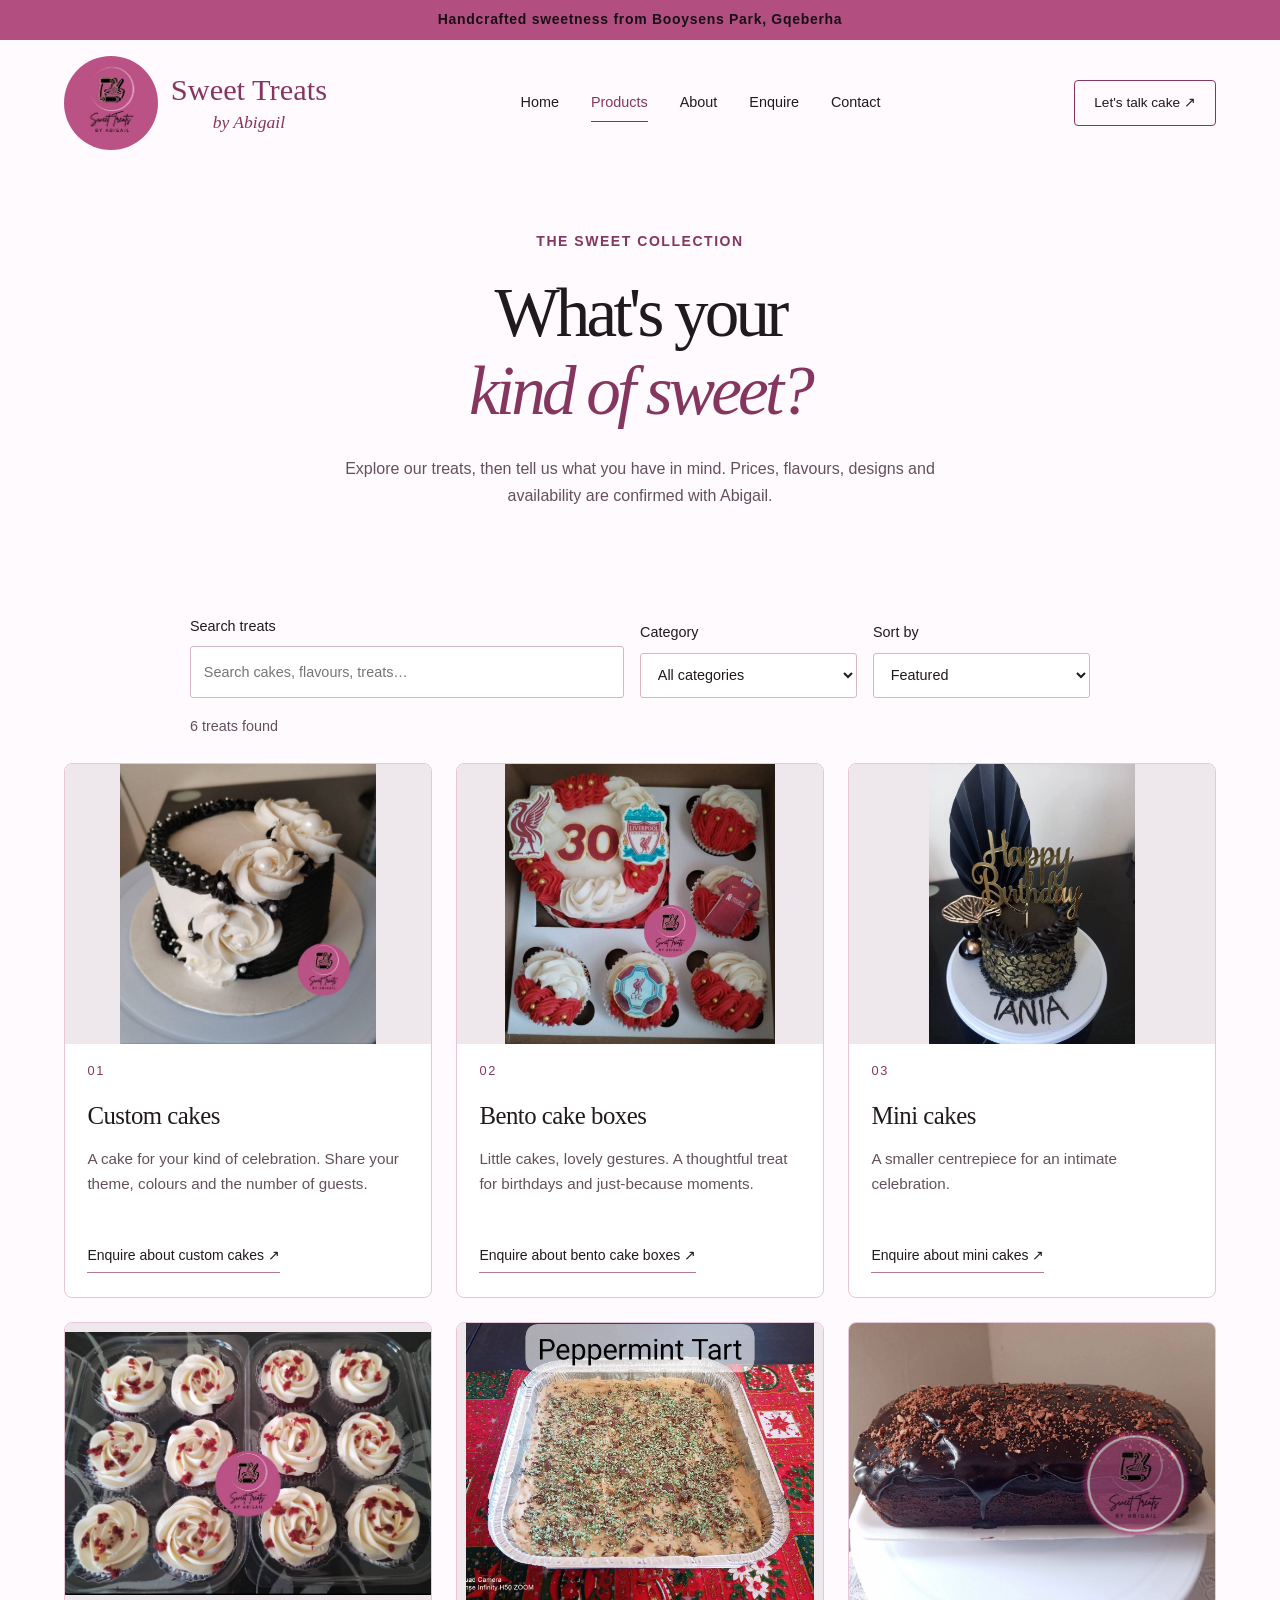
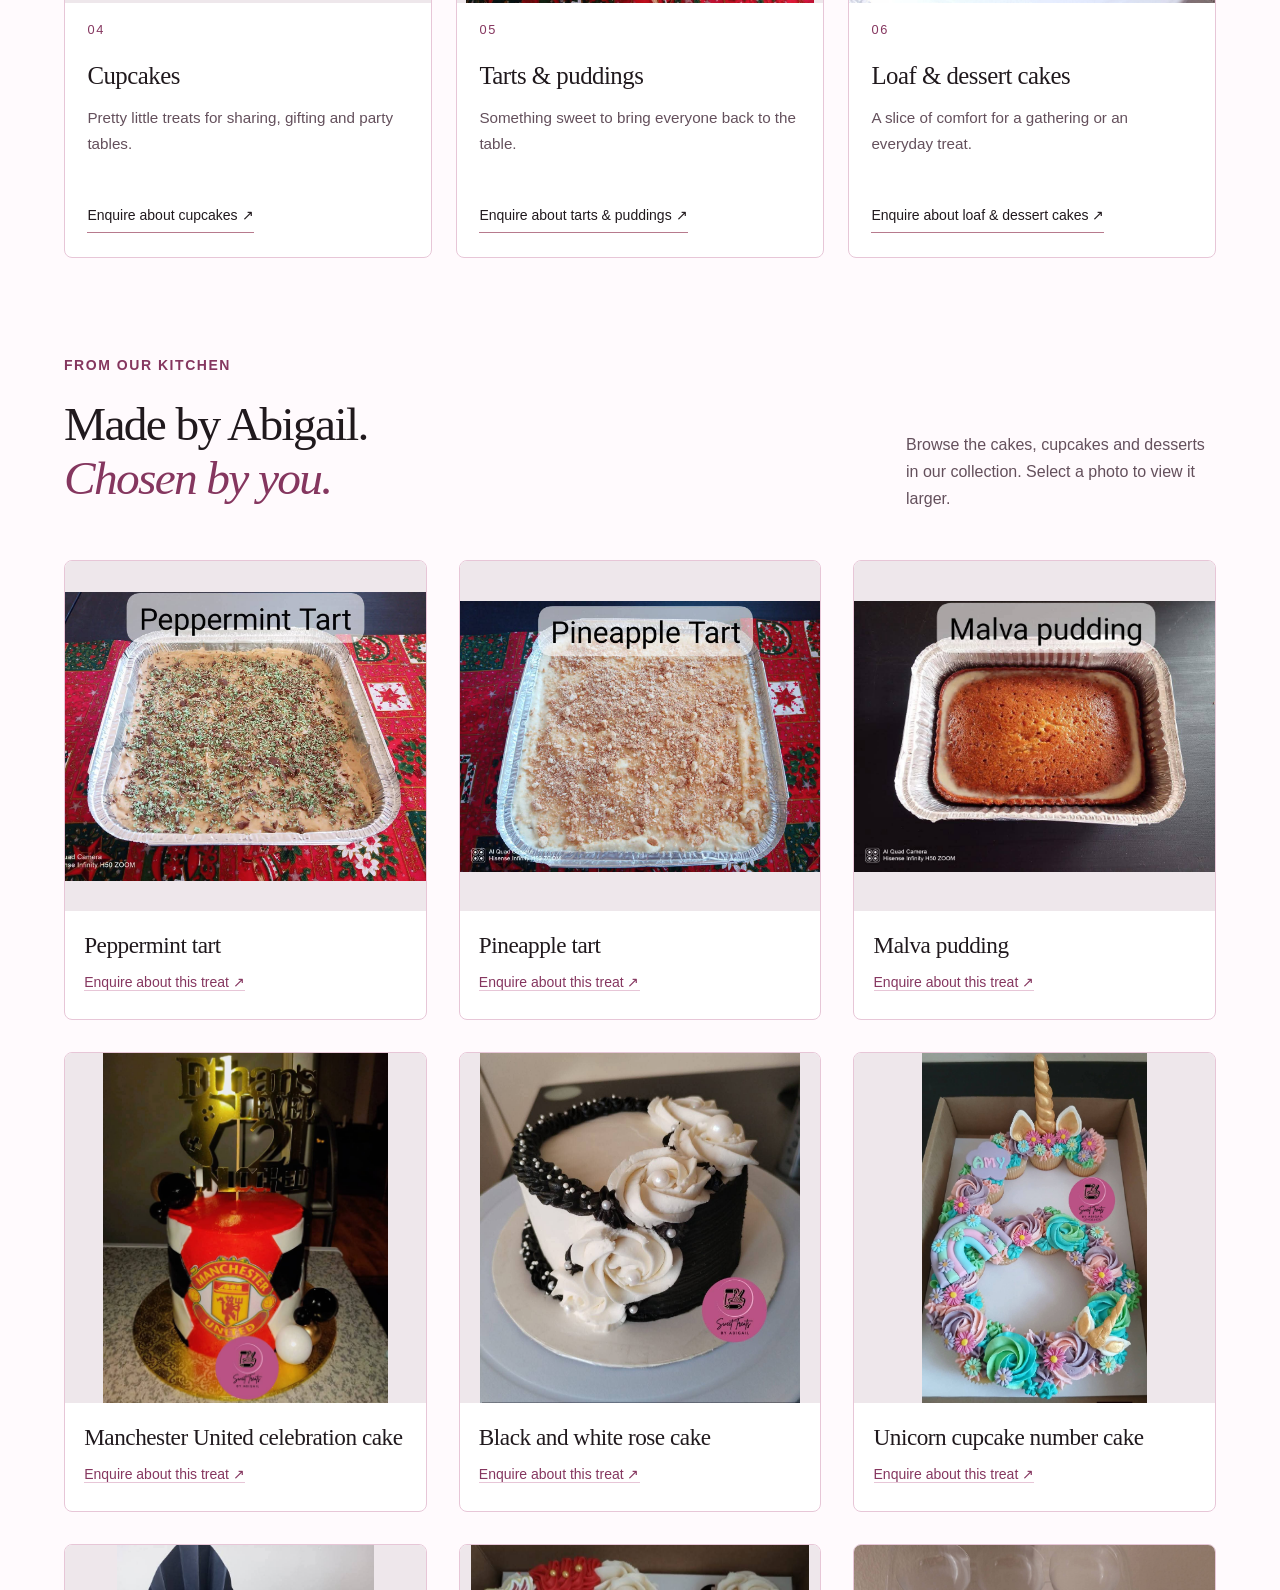
<file: Pages/porducts.html>
<!DOCTYPE html>
<html lang="en">
<head>
    <meta charset="utf-8">
    <meta name="referrer" content="strict-origin-when-cross-origin">
    <meta http-equiv="Content-Security-Policy" content="default-src 'self'; base-uri 'self'; object-src 'none'; script-src 'self'; style-src 'self' https://fonts.googleapis.com; font-src 'self' https://fonts.gstatic.com; img-src 'self' data:; connect-src 'self' https://fonts.googleapis.com https://fonts.gstatic.com; frame-src https://maps.google.com https://www.google.com; form-action 'self' https://wa.me; upgrade-insecure-requests">
    <meta http-equiv="refresh" content="0;url=products.html">
    <title>Redirecting...</title>
</head>
<body>
    <p>Redirecting to <a href="products.html">Products</a>…</p>
</body>
</html>
</file>
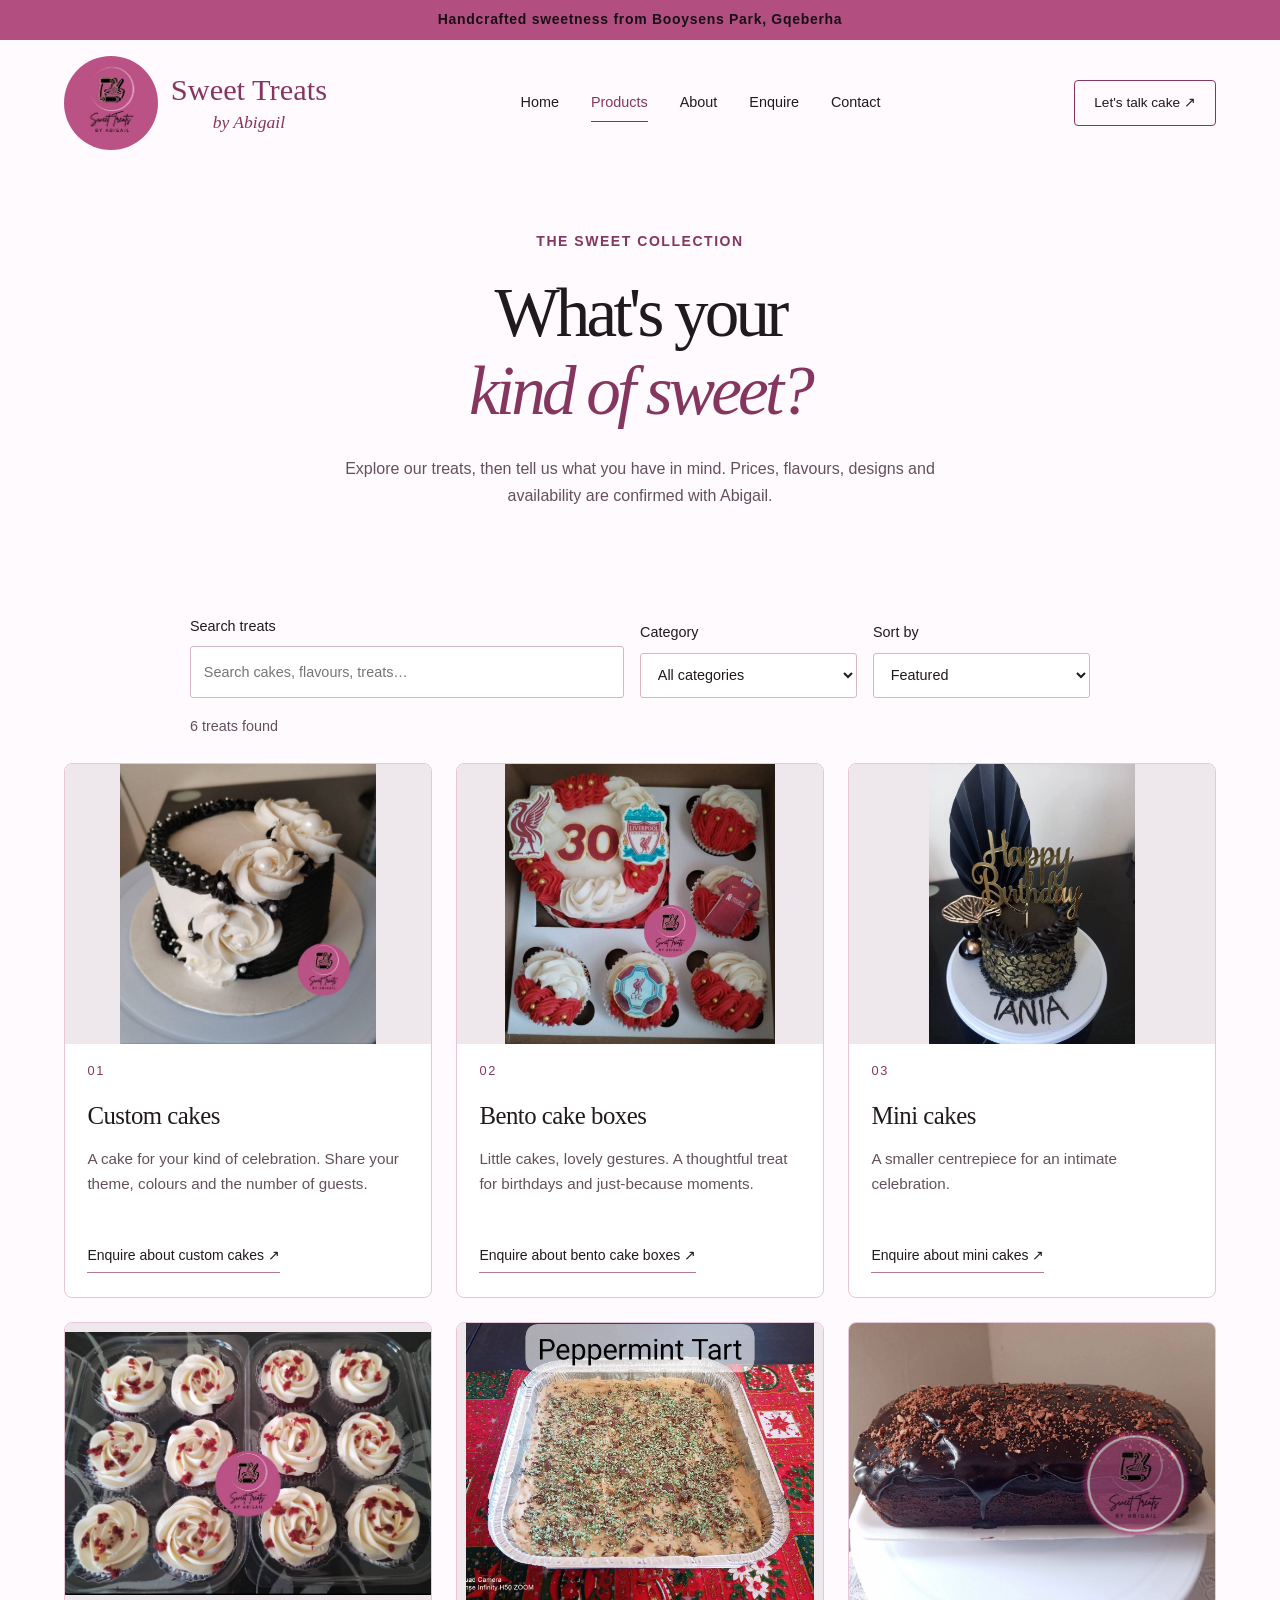
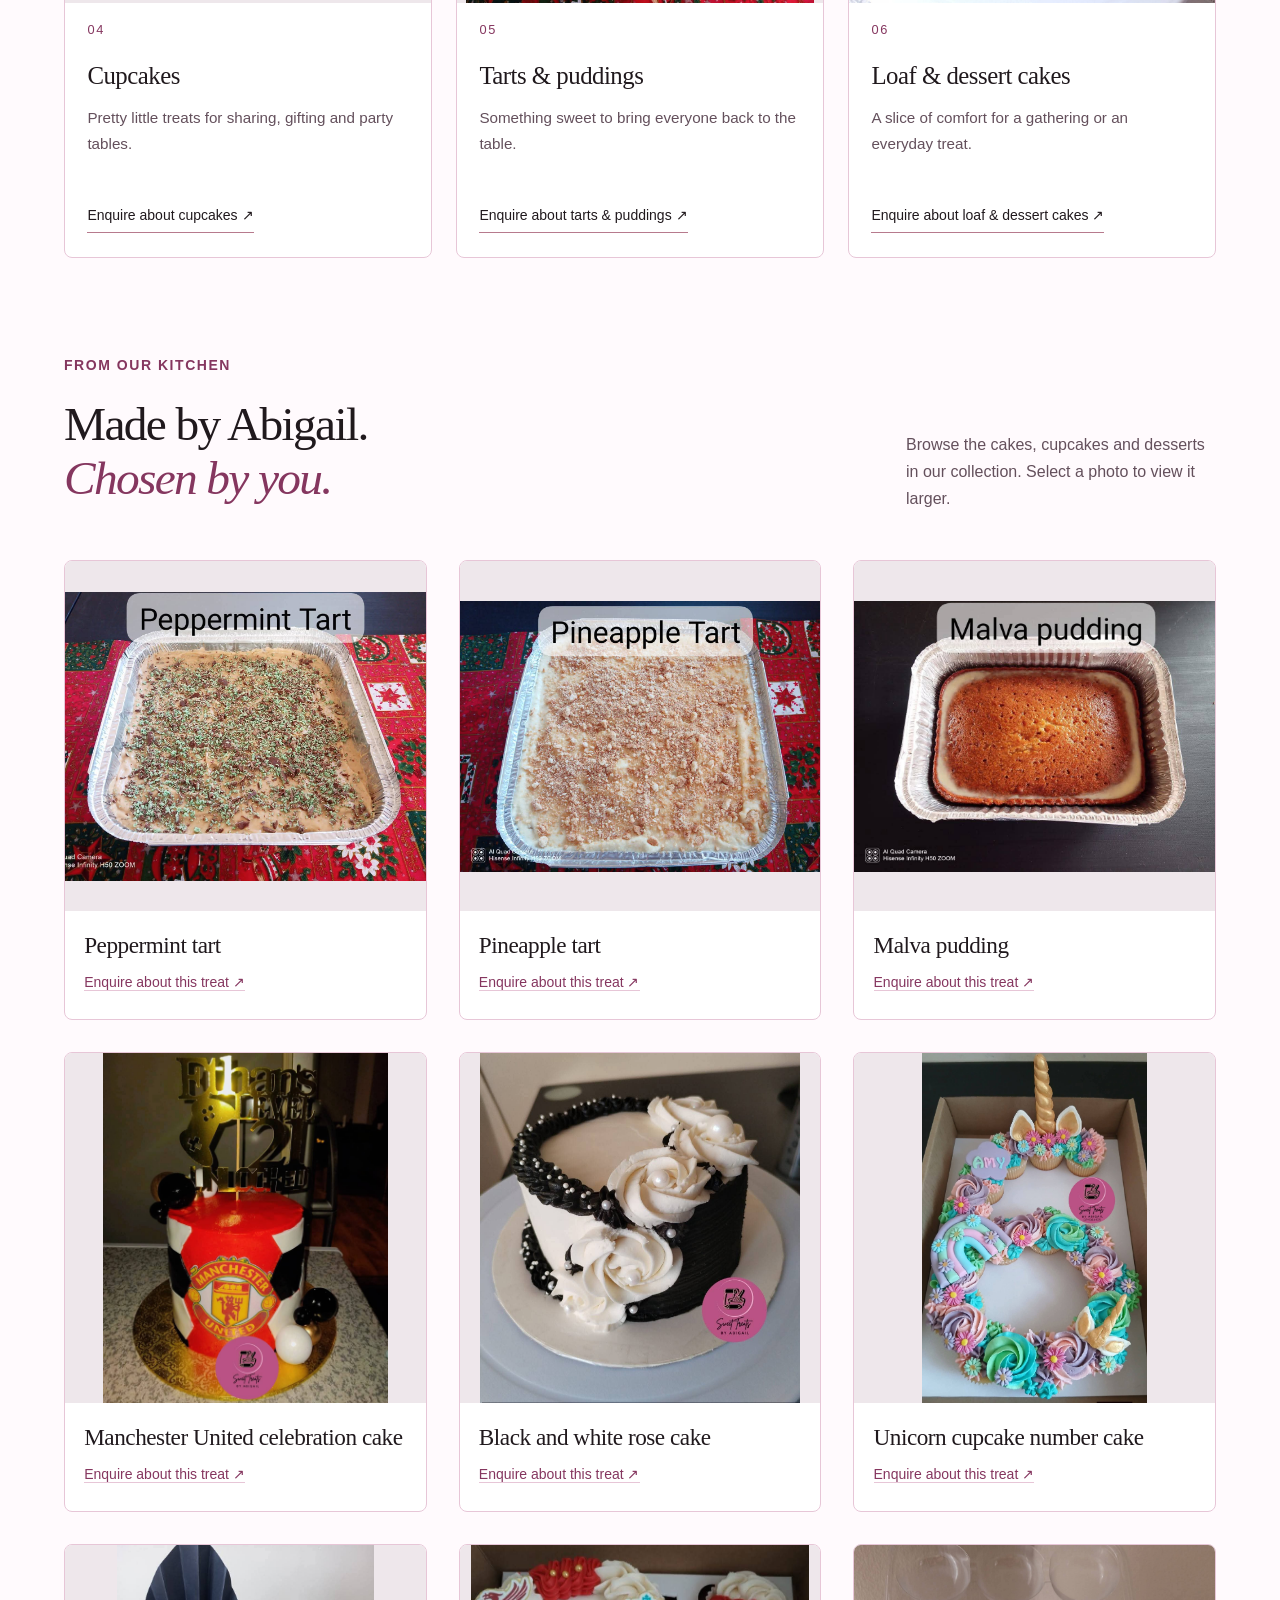
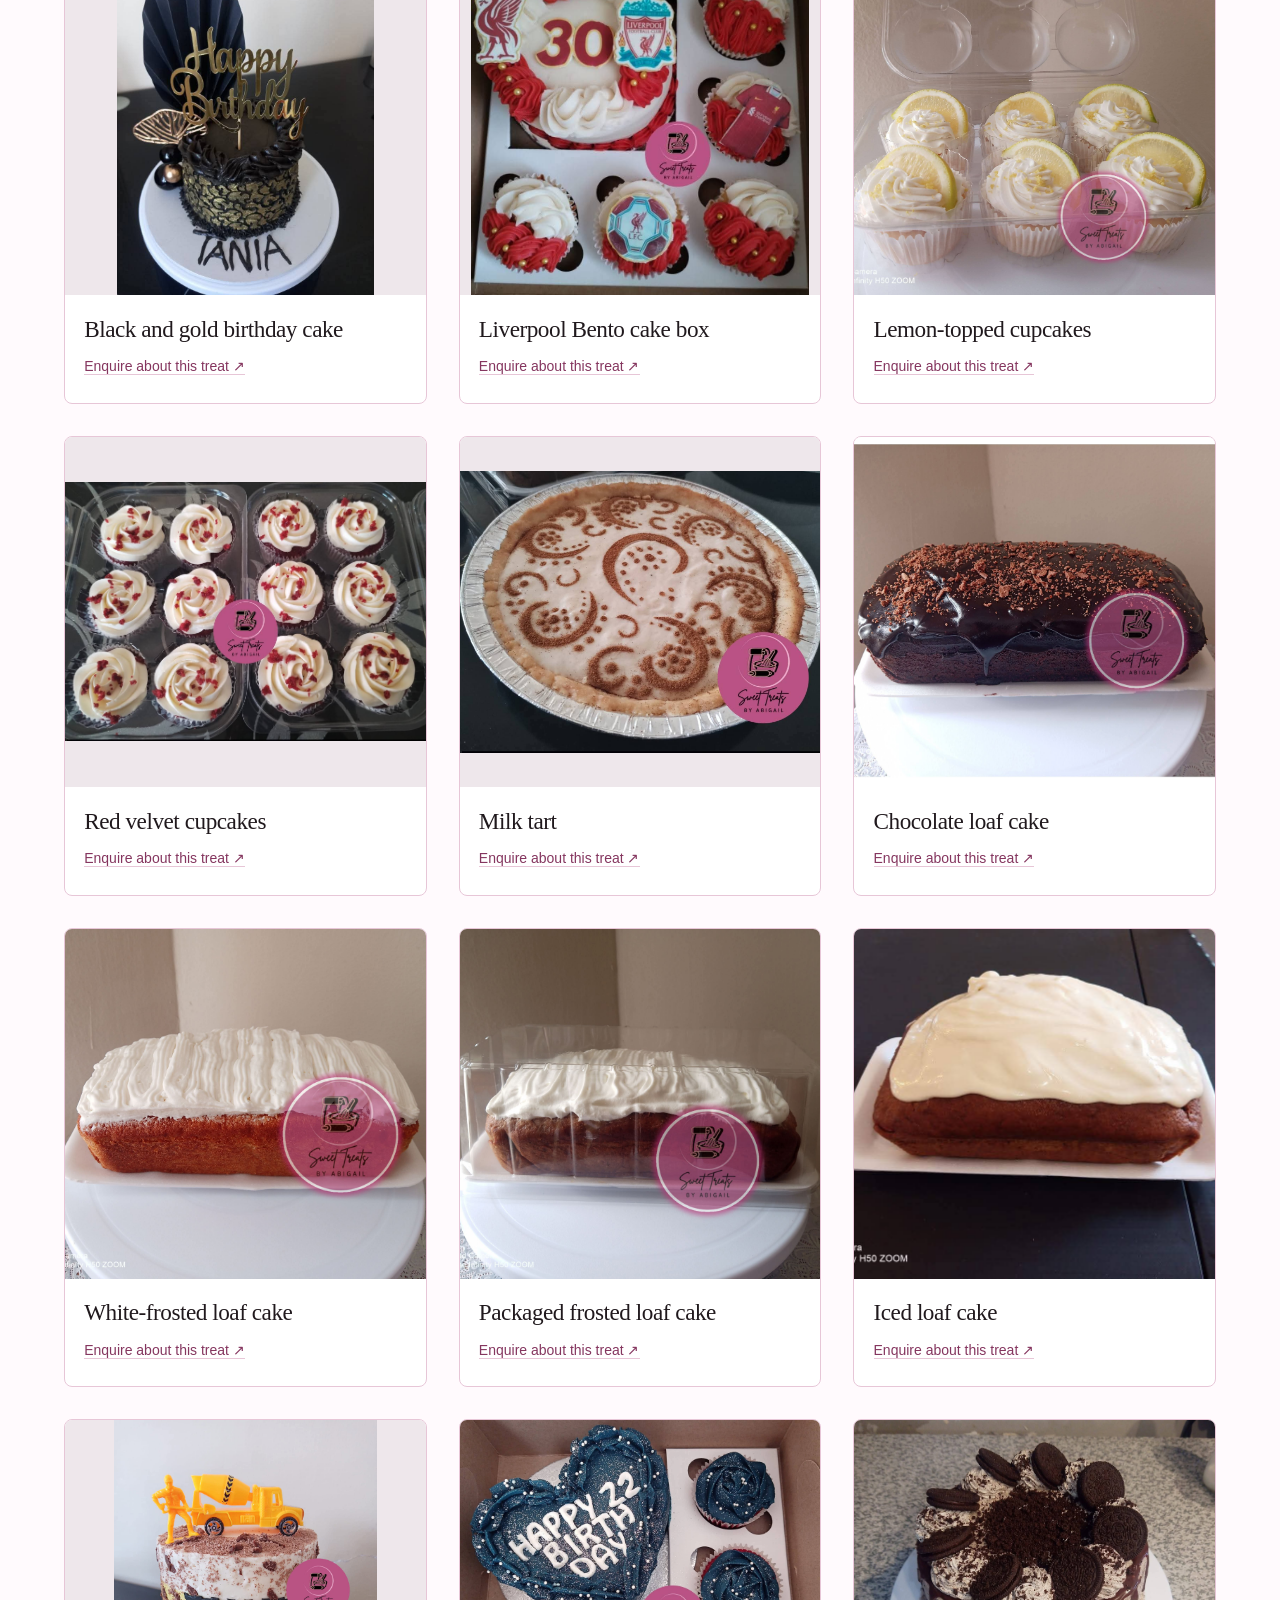
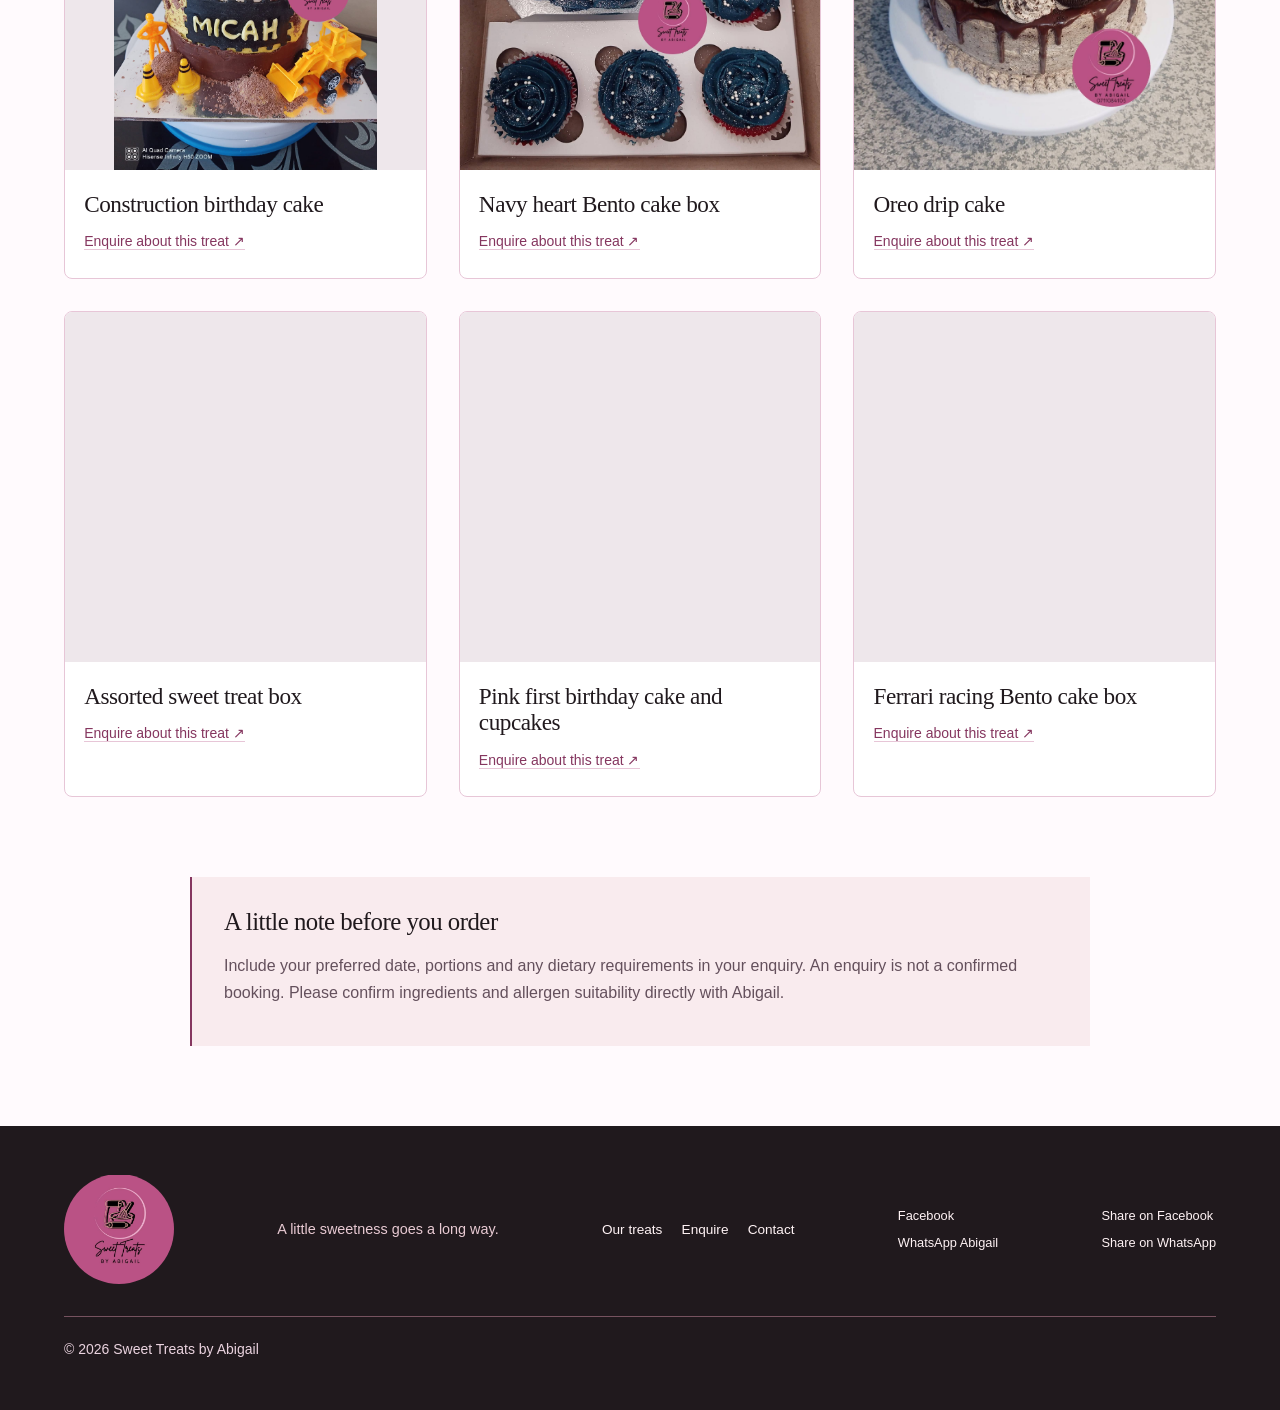
<file: Pages/products.html>
<!doctype html>
<html lang="en">
  <head>
    <meta charset="utf-8">
    <meta name="viewport" content="width=device-width,initial-scale=1">
    <meta name="referrer" content="strict-origin-when-cross-origin">
    <meta http-equiv="Content-Security-Policy" content="default-src 'self'; base-uri 'self'; object-src 'none'; script-src 'self'; style-src 'self' https://fonts.googleapis.com; font-src 'self' https://fonts.gstatic.com; img-src 'self' data:; connect-src 'self' https://fonts.googleapis.com https://fonts.gstatic.com; frame-src https://maps.google.com https://www.google.com; form-action 'self' https://wa.me; upgrade-insecure-requests">
    <meta name="theme-color" content="#b34f80">
    <meta name="description" content="Browse custom cakes, Bento cake boxes, cupcakes and desserts from Sweet Treats by Abigail in Gqeberha. Search the collection and enquire about your order.">
    <meta property="og:title" content="Cakes, Cupcakes & Desserts in Gqeberha | Sweet Treats by Abigail">
    <meta property="og:description" content="Explore handcrafted cakes and sweet treats from our Booysens Park, Gqeberha home bakery.">
    <meta property="og:type" content="website">
    <meta property="og:locale" content="en_ZA">
    <title>Cakes &amp; Desserts in Gqeberha | Sweet Treats by Abigail</title>
    <link rel="icon" type="image/svg+xml" href="data:image/svg+xml,%3Csvg xmlns='http://www.w3.org/2000/svg' viewBox='0 0 64 64'%3E%3Crect width='64' height='64' rx='16' fill='%237b283f'/%3E%3Ctext x='32' y='45' text-anchor='middle' font-family='Georgia' font-size='43' fill='%23ffe6ec'%3ES%3C/text%3E%3C/svg%3E">
    <link rel="preconnect" href="https://fonts.googleapis.com">
    <link rel="preconnect" href="https://fonts.gstatic.com" crossorigin>
    <link href="https://fonts.googleapis.com/css2?family=DM+Sans:wght@400;500;600;700&family=Playfair+Display:ital,wght@0,400;0,500;0,600;1,400;1,500&display=swap" rel="stylesheet">
    <link rel="stylesheet" href="../CSS/styles.css">
  </head>
  <body>
    <a href="#main" class="skip">Skip to content</a>
    <div class="announcement">Handcrafted sweetness from Booysens Park, Gqeberha</div>
    <header>
      <a class="brand" href="../index.html" aria-label="Sweet Treats by Abigail home">
        <img class="brand-logo" src="../Assets/01-1000299417.jpg" alt="Sweet Treats by Abigail logo" width="94" height="94">
        <span class="brand-words">
          <span>Sweet Treats</span>
          <small>by Abigail</small>
        </span>
      </a>
      <nav id="navigation" aria-label="Main navigation">
        <a href="../index.html">Home</a>
        <a href="products.html" aria-current="page">Products</a>
        <a href="about.html">About</a>
        <a href="enquiry.html">Enquire</a>
        <a href="contact.html">Contact</a>
      </nav>
      <a class="header-cta" href="enquiry.html">Let's talk cake <span aria-hidden="true">↗</span></a>
    </header>
    <main id="main">
      <section class="page-heading">
        <p class="eyebrow">The sweet collection</p>
        <h1>What's your<br><em>kind of sweet?</em></h1>
        <p>Explore our treats, then tell us what you have in mind. Prices, flavours, designs and availability are confirmed with Abigail.</p>
      </section>
      <section class="section no-top">
        <div class="product-controls" role="group" aria-label="Find a treat">
          <label for="product-search">Search treats
            <input id="product-search" type="search" placeholder="Search cakes, flavours, treats…" autocomplete="off">
          </label>
          <label for="product-category">Category
            <select id="product-category">
              <option value="all">All categories</option>
              <option value="cakes">Cakes</option>
              <option value="bento">Bento cakes</option>
              <option value="cupcakes">Cupcakes</option>
              <option value="desserts">Desserts</option>
            </select>
          </label>
          <label for="product-sort">Sort by
            <select id="product-sort">
              <option value="featured">Featured</option>
              <option value="name-asc">Name: A to Z</option>
              <option value="name-desc">Name: Z to A</option>
            </select>
          </label>
        </div>
        <p class="product-results" id="product-results" aria-live="polite"></p>
        <div class="product-grid"></div>
        <p class="product-empty" id="product-empty" role="status" hidden>No products match your search. Try another term or category.</p>
      </section>
      <section class="section gallery-section">
        <div class="section-heading">
          <div>
            <p class="eyebrow">From our kitchen</p>
            <h2>Made by Abigail.<br><em>Chosen by you.</em></h2>
          </div>
          <p>Browse the cakes, cupcakes and desserts in our collection. Select a photo to view it larger.</p>
        </div>
        <div class="photo-gallery">
          <figure class="photo-card">
            <a href="../Assets/02-1000299416.jpg">
              <img src="../Assets/02-1000299416.jpg" alt="Peppermint tart by Sweet Treats by Abigail" loading="lazy">
            </a>
            <figcaption>
              <h3>Peppermint tart</h3>
              <a href="enquiry.html">Enquire about this treat ↗</a>
            </figcaption>
          </figure>
          <figure class="photo-card">
            <a href="../Assets/03-1000299415.jpg">
              <img src="../Assets/03-1000299415.jpg" alt="Pineapple tart by Sweet Treats by Abigail" loading="lazy">
            </a>
            <figcaption>
              <h3>Pineapple tart</h3>
              <a href="enquiry.html">Enquire about this treat ↗</a>
            </figcaption>
          </figure>
          <figure class="photo-card">
            <a href="../Assets/04-1000299414.jpg">
              <img src="../Assets/04-1000299414.jpg" alt="Malva pudding by Sweet Treats by Abigail" loading="lazy">
            </a>
            <figcaption>
              <h3>Malva pudding</h3>
              <a href="enquiry.html">Enquire about this treat ↗</a>
            </figcaption>
          </figure>
          <figure class="photo-card">
            <a href="../Assets/05-1000299413.jpg">
              <img src="../Assets/05-1000299413.jpg" alt="Manchester United celebration cake by Sweet Treats by Abigail" loading="lazy">
            </a>
            <figcaption>
              <h3>Manchester United celebration cake</h3>
              <a href="enquiry.html">Enquire about this treat ↗</a>
            </figcaption>
          </figure>
          <figure class="photo-card">
            <a href="../Assets/06-1000299412.jpg">
              <img src="../Assets/06-1000299412.jpg" alt="Black and white rose cake by Sweet Treats by Abigail" loading="lazy">
            </a>
            <figcaption>
              <h3>Black and white rose cake</h3>
              <a href="enquiry.html">Enquire about this treat ↗</a>
            </figcaption>
          </figure>
          <figure class="photo-card">
            <a href="../Assets/07-1000299411.jpg">
              <img src="../Assets/07-1000299411.jpg" alt="Unicorn cupcake number cake by Sweet Treats by Abigail" loading="lazy">
            </a>
            <figcaption>
              <h3>Unicorn cupcake number cake</h3>
              <a href="enquiry.html">Enquire about this treat ↗</a>
            </figcaption>
          </figure>
          <figure class="photo-card">
            <a href="../Assets/08-1000299410.jpg">
              <img src="../Assets/08-1000299410.jpg" alt="Black and gold birthday cake by Sweet Treats by Abigail" loading="lazy">
            </a>
            <figcaption>
              <h3>Black and gold birthday cake</h3>
              <a href="enquiry.html">Enquire about this treat ↗</a>
            </figcaption>
          </figure>
          <figure class="photo-card">
            <a href="../Assets/09-1000299409.jpg">
              <img src="../Assets/09-1000299409.jpg" alt="Liverpool Bento cake box by Sweet Treats by Abigail" loading="lazy">
            </a>
            <figcaption>
              <h3>Liverpool Bento cake box</h3>
              <a href="enquiry.html">Enquire about this treat ↗</a>
            </figcaption>
          </figure>
          <figure class="photo-card">
            <a href="../Assets/10-1000299408.jpg">
              <img src="../Assets/10-1000299408.jpg" alt="Lemon-topped cupcakes by Sweet Treats by Abigail" loading="lazy">
            </a>
            <figcaption>
              <h3>Lemon-topped cupcakes</h3>
              <a href="enquiry.html">Enquire about this treat ↗</a>
            </figcaption>
          </figure>
          <figure class="photo-card">
            <a href="../Assets/11-1000299407.jpg">
              <img src="../Assets/11-1000299407.jpg" alt="Red velvet cupcakes by Sweet Treats by Abigail" loading="lazy">
            </a>
            <figcaption>
              <h3>Red velvet cupcakes</h3>
              <a href="enquiry.html">Enquire about this treat ↗</a>
            </figcaption>
          </figure>
          <figure class="photo-card">
            <a href="../Assets/12-1000299406.jpg">
              <img src="../Assets/12-1000299406.jpg" alt="Milk tart by Sweet Treats by Abigail" loading="lazy">
            </a>
            <figcaption>
              <h3>Milk tart</h3>
              <a href="enquiry.html">Enquire about this treat ↗</a>
            </figcaption>
          </figure>
          <figure class="photo-card">
            <a href="../Assets/13-1000299405.jpg">
              <img src="../Assets/13-1000299405.jpg" alt="Chocolate loaf cake by Sweet Treats by Abigail" loading="lazy">
            </a>
            <figcaption>
              <h3>Chocolate loaf cake</h3>
              <a href="enquiry.html">Enquire about this treat ↗</a>
            </figcaption>
          </figure>
          <figure class="photo-card">
            <a href="../Assets/01-1000299432.jpg">
              <img src="../Assets/01-1000299432.jpg" alt="White-frosted loaf cake by Sweet Treats by Abigail" loading="lazy">
            </a>
            <figcaption>
              <h3>White-frosted loaf cake</h3>
              <a href="enquiry.html">Enquire about this treat ↗</a>
            </figcaption>
          </figure>
          <figure class="photo-card">
            <a href="../Assets/02-1000299431.jpg">
              <img src="../Assets/02-1000299431.jpg" alt="Packaged frosted loaf cake by Sweet Treats by Abigail" loading="lazy">
            </a>
            <figcaption>
              <h3>Packaged frosted loaf cake</h3>
              <a href="enquiry.html">Enquire about this treat ↗</a>
            </figcaption>
          </figure>
          <figure class="photo-card">
            <a href="../Assets/03-1000299433.jpg">
              <img src="../Assets/03-1000299433.jpg" alt="Iced loaf cake by Sweet Treats by Abigail" loading="lazy">
            </a>
            <figcaption>
              <h3>Iced loaf cake</h3>
              <a href="enquiry.html">Enquire about this treat ↗</a>
            </figcaption>
          </figure>
          <figure class="photo-card">
            <a href="../Assets/04-1000299430.jpg">
              <img src="../Assets/04-1000299430.jpg" alt="Construction birthday cake by Sweet Treats by Abigail" loading="lazy">
            </a>
            <figcaption>
              <h3>Construction birthday cake</h3>
              <a href="enquiry.html">Enquire about this treat ↗</a>
            </figcaption>
          </figure>
          <figure class="photo-card">
            <a href="../Assets/05-1000299429.jpg">
              <img src="../Assets/05-1000299429.jpg" alt="Navy heart Bento cake box by Sweet Treats by Abigail" loading="lazy">
            </a>
            <figcaption>
              <h3>Navy heart Bento cake box</h3>
              <a href="enquiry.html">Enquire about this treat ↗</a>
            </figcaption>
          </figure>
          <figure class="photo-card">
            <a href="../Assets/06-1000299428.jpg">
              <img src="../Assets/06-1000299428.jpg" alt="Oreo drip cake by Sweet Treats by Abigail" loading="lazy">
            </a>
            <figcaption>
              <h3>Oreo drip cake</h3>
              <a href="enquiry.html">Enquire about this treat ↗</a>
            </figcaption>
          </figure>
          <figure class="photo-card">
            <a href="../Assets/07-1000299427.jpg">
              <img src="../Assets/07-1000299427.jpg" alt="Assorted sweet treat box by Sweet Treats by Abigail" loading="lazy">
            </a>
            <figcaption>
              <h3>Assorted sweet treat box</h3>
              <a href="enquiry.html">Enquire about this treat ↗</a>
            </figcaption>
          </figure>
          <figure class="photo-card">
            <a href="../Assets/08-1000299426.jpg">
              <img src="../Assets/08-1000299426.jpg" alt="Pink first birthday cake and cupcakes by Sweet Treats by Abigail" loading="lazy">
            </a>
            <figcaption>
              <h3>Pink first birthday cake and cupcakes</h3>
              <a href="enquiry.html">Enquire about this treat ↗</a>
            </figcaption>
          </figure>
          <figure class="photo-card">
            <a href="../Assets/09-1000299425.jpg">
              <img src="../Assets/09-1000299425.jpg" alt="Ferrari racing Bento cake box by Sweet Treats by Abigail" loading="lazy">
            </a>
            <figcaption>
              <h3>Ferrari racing Bento cake box</h3>
              <a href="enquiry.html">Enquire about this treat ↗</a>
            </figcaption>
          </figure>
        </div>
      </section>
      <aside class="note">
        <h3>A little note before you order</h3>
        <p>Include your preferred date, portions and any dietary requirements in your enquiry. An enquiry is not a confirmed booking. Please confirm ingredients and allergen suitability directly with Abigail.</p>
      </aside>
    </main>
    <footer class="footer">
      <a class="brand" href="../index.html">
        <img class="brand-logo" src="../Assets/01-1000299417.jpg" alt="Sweet Treats by Abigail logo" width="94" height="94">
        <span class="brand-words">
          <span>Sweet Treats</span>
          <small>by Abigail</small>
        </span>
      </a>
      <p>A little sweetness goes a long way.</p>
      <div>
        <a href="products.html">Our treats</a>
        <a href="enquiry.html">Enquire</a>
        <a href="contact.html">Contact</a>
      </div>
      <div class="social-links" aria-label="Bakery social links">
        <a href="https://www.facebook.com/share/18zVQPXdt2/" target="_blank" rel="noopener noreferrer">Facebook</a>
        <a href="https://wa.me/27711084105" target="_blank" rel="noopener noreferrer">WhatsApp Abigail</a>
      </div>
      <div class="share-links" aria-label="Share this page">
        <a data-share="facebook" href="https://www.facebook.com/share/18zVQPXdt2/" target="_blank" rel="noopener noreferrer">Share on Facebook</a>
        <a data-share="whatsapp" href="https://wa.me/?text=Sweet%20Treats%20by%20Abigail" target="_blank" rel="noopener noreferrer">Share on WhatsApp</a>
      </div>
      <small>© 2026 Sweet Treats by Abigail</small>
    </footer>
    <script src="../JS/products.js" defer></script>
    <script src="../JS/gallery.js" defer></script>
    <script src="../JS/social.js" defer></script>
    <script src="../JS/cursor.js" defer></script>
  </body>
</html>
</file>
<file: CSS/styles.css>
:root {
  --pink:#f8dce1;
  --wine:#7b283f;
  --ink:#452631;
  --paper:#fffaf8;
  --line:#e9ccd3;
  --muted:#755860
}
* {
  box-sizing:border-box
}
body {
  margin:0;
  color:var(--ink);
  background:var(--paper);
  font-family:'DM Sans',sans-serif;
  font-size:16px;
  line-height:1.7
}
a {
  color:inherit;
  text-decoration:none
}
button,input,textarea,select {
  font:inherit
}
button,a,input,textarea,select {
  touch-action:manipulation
}
button {
  cursor:pointer
}
a:focus-visible,button:focus-visible {
  outline:3px solid var(--wine);
  outline-offset:5px
}
img {
  max-width:100%;
  display:block;
  object-fit:cover
}
p {
  color:var(--muted)
}
.announcement {
  background:var(--wine);
  color:#fff4f6;
  text-align:center;
  padding:.5rem 1rem;
  font-size:.8rem;
  letter-spacing:.05em
}
header {
  max-width:1440px;
  margin:auto;
  padding:1.4rem 5%;
  display:flex;
  align-items:center;
  justify-content:space-between;
  gap:2rem
}
.brand {
  display:flex;
  flex-direction:column;
  text-align:center;
  color:var(--wine);
  line-height:1.1
}
.brand span {
  font:500 1.9rem 'Playfair Display',Georgia,serif
}
.brand small {
  font:italic 1.1rem 'Playfair Display',Georgia,serif;
  margin-top:.25rem
}
nav {
  display:flex;
  gap:2rem
}
nav a {
  font-size:.9rem;
  padding:.4rem 0;
  border-bottom:1px solid transparent;
  transition:color .2s ease,border-color .2s ease
}
nav a:hover,nav a[aria-current] {
  border-color:var(--wine);
  color:var(--wine)
}
.header-cta {
  border:1px solid var(--wine);
  padding:.65rem 1.2rem;
  border-radius:4px;
  font-size:.85rem
}
.button {
  border:1px solid var(--wine);
  display:inline-flex;
  align-items:center;
  justify-content:space-between;
  gap:1.5rem;
  padding:.9rem 1.5rem;
  background:var(--wine);
  color:white;
  border-radius:3px;
  font-weight:500;
  transition:background-color .2s ease,transform .2s ease
}
.button:hover {
  background:#5f1d30;
  transform:translateY(-2px)
}
.text-button {
  border-bottom:1px solid #b67c8e;
  padding:.55rem 0;
  display:inline-flex;
  gap:1rem;
  font-size:.9rem
}
.hero {
  max-width:1440px;
  margin:auto;
  padding:2rem 5% 4rem;
  display:grid;
  grid-template-columns:1fr 1fr;
  align-items:center;
  gap:4%
}
.eyebrow {
  text-transform:uppercase;
  font-size:.76rem;
  font-weight:600;
  letter-spacing:.16em;
  color:var(--wine);
  margin:0 0 1.25rem
}
h1,h2,h3 {
  font-family:'Playfair Display',Georgia,serif;
  font-weight:400;
  line-height:1.14
}
h1 {
  font-size:clamp(3.2rem,5.4vw,5.4rem);
  letter-spacing:-.055em;
  margin:.5rem 0 1.5rem
}
h1 em,h2 em {
  font-weight:400;
  color:var(--wine)
}
h2 {
  font-size:clamp(2.2rem,3.7vw,3.6rem);
  letter-spacing:-.035em;
  margin:.5rem 0 1.4rem
}
h3 {
  font-size:1.55rem;
  letter-spacing:-.02em
}
.intro {
  font-size:1.05rem;
  max-width:460px
}
.actions {
  display:flex;
  gap:1.7rem;
  align-items:center;
  flex-wrap:wrap;
  margin-top:2rem
}
.location {
  font-size:.72rem;
  letter-spacing:.15em;
  margin-top:2.4rem
}
.hero-image {
  position:relative;
  margin:0;
  padding-bottom:1.5rem
}
.hero-image img {
  width:100%;
  height:590px;
  max-height:70vh;
  border-radius:48% 48% 3px 3px;
  object-position:60% center;
  background:var(--pink)
}
figcaption {
  font-size:.72rem;
  color:var(--muted);
  margin-top:.7rem
}
.image-tag {
  position:absolute;
  right:-1rem;
  bottom:4rem;
  background:var(--paper);
  border:1px solid var(--line);
  box-shadow:0 8px 35px #4a122011;
  padding:1.6rem 1.7rem;
  text-align:center;
  font-size:.85rem;
  transform:rotate(6deg);
  border-radius:50%;
  line-height:1.5
}
.image-tag em {
  font:italic 1.3rem 'Playfair Display',serif
}
.ribbon {
  background:var(--pink);
  border-block:1px solid var(--line);
  display:flex;
  align-items:center;
  justify-content:center;
  gap:4vw;
  padding:1.25rem 1rem;
  font-size:.78rem;
  letter-spacing:.15em;
  flex-wrap:wrap
}
.ribbon span {
  color:var(--wine)
}
.section {
  max-width:1440px;
  padding:5rem 5%;
  margin:auto
}
.section-heading {
  display:flex;
  justify-content:space-between;
  align-items:end;
  gap:3rem;
  margin-bottom:2rem
}
.section-heading>p {
  max-width:310px
}
.product-grid {
  display:grid;
  grid-template-columns:repeat(3,1fr);
  gap:0
}

.product-controls {
  display:grid;
  grid-template-columns:minmax(0,2fr) repeat(2,minmax(0,1fr));
  gap:1rem;
  align-items:end;
  max-width:900px;
  margin:0 auto 1rem
}

.product-controls label {
  margin:0
}

.product-results {
  max-width:900px;
  margin:0 auto 1.5rem;
  font-size:.9rem
}

.product-empty {
  max-width:900px;
  margin:2rem auto;
  padding:1.5rem;
  border-left:3px solid var(--wine);
  background:#fff
}

.product-empty[hidden] {
  display:none
}
@keyframes rise-in {
  from {
    opacity:0
  }
  to {
    opacity:1
  }
}

.page-heading > *, .hero-image, .product, .photo-card {
  animation:rise-in .55s ease both
}

.product:nth-child(3n+2), .photo-card:nth-child(3n+2) {
  animation-delay:.08s
}

.product:nth-child(3n), .photo-card:nth-child(3n) {
  animation-delay:.16s
}

.product {
  padding:2rem;
  border:1px solid var(--line);
  margin:-1px 0 0 -1px;
  transition:background .2s,transform .2s,box-shadow .2s
}
.product:hover {
  background:#fcebf0;
  transform:translateY(-3px);
  box-shadow:0 12px 26px rgba(61,28,38,.08)
}
.number {
  font-size:.75rem;
  color:var(--wine);
  letter-spacing:.14em
}
.product h3 {
  margin:1.3rem 0 .8rem
}
.product p {
  font-size:.95rem;
  min-height:5rem
}
.product a {
  font-size:.84rem;
  display:inline-block;
  border-bottom:1px solid #b77a8d;
  padding-bottom:.3rem
}
.story-strip {
  text-align:center;
  background:#f7e5e7;
  padding:4.5rem 1.5rem
}
.story-strip p {
  max-width:450px;
  margin:1rem auto
}
.page-heading {
  max-width:900px;
  margin:auto;
  padding:4rem 1.5rem;
  text-align:center
}
.page-heading>p:last-child {
  max-width:650px;
  margin:1.5rem auto
}
.no-top {
  padding-top:1rem
}
.note {
  margin:0 auto 5rem;
  max-width:900px;
  padding:1.5rem 2rem;
  border-left:2px solid var(--wine);
  background:#f9ebee
}
.note h3 {
  margin:.4rem 0
}
.about-layout {
  display:grid;
  grid-template-columns:1fr 1fr;
  gap:5%;
  max-width:1400px;
  margin:auto;
  padding:4rem 5% 6rem;
  align-items:center
}
.about-layout figure {
  margin:0
}
.about-layout img {
  height:650px;
  border-radius:45% 45% 4px 4px
}
.about-layout .button {
  margin-top:1rem
}
.compact {
  padding-bottom:2rem
}
.enquiry-layout {
  max-width:1150px;
  margin:0 auto 5rem;
  padding:0 1.5rem;
  display:grid;
  grid-template-columns:1.6fr 1fr;
  gap:3rem
}
.field-pair {
  display:grid;
  grid-template-columns:1fr 1fr;
  gap:1rem
}
label {
  display:flex;
  flex-direction:column;
  gap:.5rem;
  font-weight:500;
  font-size:.9rem;
  margin-bottom:1.3rem
}
input,select,textarea {
  width:100%;
  min-width:0;
  border:1px solid #d7b7c1;
  border-radius:3px;
  padding:.8rem;
  background:white;
  color:var(--ink)
}
textarea {
  resize:vertical
}
input:focus,select:focus,textarea:focus {
  outline:2px solid var(--wine);
  outline-offset:2px
}
input[aria-invalid="true"],select[aria-invalid="true"],textarea[aria-invalid="true"] {
  border-color:#a32626
}

.field-error {
  color:#a32626;
  font-size:.82rem;
  font-weight:500;
  line-height:1.4
}

.form-status {
  min-height:1.5em;
  margin:1rem 0 0;
  font-weight:500
}

.form-status:not(:empty) {
  padding:.85rem 1rem;
  border-left:3px solid var(--wine);
  background:white
}

.contact-form button:disabled {
  cursor:wait;
  opacity:.7
}

.small {
  font-size:.8rem
}
.enquiry-aside {
  padding:2rem;
  background:var(--pink);
  align-self:start
}
.enquiry-aside h2 {
  font-size:2.6rem
}
.enquiry-aside h3 {
  font-size:1.4rem
}
.enquiry-aside p {
  font-size:.9rem
}
.sparkle {
  font-size:2rem;
  color:var(--wine)
}
hr {
  border:0;
  border-top:1px solid #cda4b2;
  margin:1.5rem 0
}
.contact-grid {
  display:grid;
  grid-template-columns:1fr 1fr;
  max-width:1100px;
  margin:0 auto 5rem;
  padding:0 1.5rem;
  gap:2rem
}
.contact-grid article {
  padding:2.5rem;
  background:#fae9ed
}
.contact-grid h2 {
  font-size:2.7rem;
  margin-top:1.2rem
}
.footer {
  background:#452631;
  color:#fff3f5;
  display:flex;
  align-items:center;
  justify-content:space-between;
  gap:2rem;
  padding:3rem 5%;
  flex-wrap:wrap
}
.footer .brand {
  color:#ffe2ea
}
.footer p {
  color:#e8cad3;
  font-size:.9rem
}
.footer div {
  display:flex;
  gap:1.2rem;
  font-size:.85rem
}
.footer .social-links,.footer .share-links {
  display:flex;
  flex-direction:column;
  gap:.35rem;
  font-size:.8rem
}

.footer .social-links a:hover,.footer .share-links a:hover {
  text-decoration:underline;
  text-underline-offset:3px
}

.footer>small {
  width:100%;
  border-top:1px solid #76525f;
  padding-top:1.3rem;
  font-size:.75rem;
  color:#d9b6c2
}
.skip {
  position:absolute;
  left:1rem;
  top:-100px;
  background:white;
  z-index:10;
  padding:1rem
}
.skip:focus {
  top:1rem
}
@media(max-width:950px) {
  header {
  gap:1rem
}
nav {
  gap:1rem
}
.header-cta {
  display:none
}
.hero {
  gap:2rem
}
.hero-image img {
  height:500px
}
.product {
  padding:1.4rem
}
.enquiry-layout {
  gap:1.5rem
}
.section-heading {
  align-items:start
}

}
@media(max-width:650px) {
  header {
  position:relative;
  padding:1.2rem 6%
}
.brand span {
  font-size:1.65rem
}
header {
  flex-wrap:wrap
}
nav {
  display:flex;
  position:static;
  width:100%;
  flex-wrap:wrap;
  gap:.25rem 1.1rem;
  padding:.5rem 0;
  justify-content:center
}
nav a {
  padding:.5rem .2rem
}
.hero {
  grid-template-columns:1fr;
  padding:2rem 6% 3rem;
  gap:2rem
}
h1 {
  font-size:3.4rem
}
.hero h1 br:last-child {
  display:none
}
.hero-image {
  margin:0 1rem
}
.hero-image img {
  height:380px;
  max-height:none
}
.image-tag {
  right:-.8rem;
  bottom:3rem;
  padding:1.2rem
}
.hero-copy .location {
  margin-bottom:0
}
.ribbon {
  gap:.8rem 1rem;
  font-size:.65rem
}
.section {
  padding:3rem 6%
}
.section-heading {
  display:block
}
.product-grid {
grid-template-columns:1fr
}

.product-controls {
grid-template-columns:1fr;
gap:.25rem
}
.product p {
  min-height:0
}
.product {
  padding:1.5rem
}
.product h3 {
  margin-top:.8rem
}
.about-layout {
  grid-template-columns:1fr;
  padding:2rem 6% 3rem;
  gap:2.5rem
}
.about-layout img {
  height:380px;
  width:100%
}
.page-heading {
  padding:2.5rem 6%
}
.enquiry-layout,.contact-grid {
  grid-template-columns:1fr;
  gap:2rem
}
.field-pair {
  grid-template-columns:1fr
}
.enquiry-aside {
  padding:1.5rem
}
.contact-grid article {
  padding:1.6rem
}
.note {
  margin:0 6% 3rem
}
.footer {
  flex-direction:column;
  text-align:center;
  gap:1.4rem
}
.footer>small {
  width:100%
}
.announcement {
  font-size:.72rem
}
.actions {
  gap:1.25rem
}
.contact-grid h2 {
  font-size:2.4rem
}

}
@media(prefers-reduced-motion:reduce) {
  * {
  transition:none!important;
  animation:none!important;
  scroll-behavior:auto!important
}

}


:root {
  --pink:#edc5d9;
  --wine:#85365f;
  --ink:#20191d;
  --paper:#fffafd;
  --line:#e7c6d7;
  --muted:#64505c;
  --brand:#b34f80
}

.announcement {
  background:var(--brand);
  color:#171015;
  font-weight:600
}
.brand-logo {
  width:94px;
  height:94px;
  object-fit:contain;
  border-radius:50%
}
header .brand {
  flex-direction:row;
  align-items:center;
  gap:.8rem
}
header .brand .brand-words {
  display:flex;
  flex-direction:column
}
header {
  padding-top:1rem;
  padding-bottom:1rem
}
.hero {
  background:linear-gradient(110deg,#fffafd 30%,#f3dce9);
  max-width:none;
  padding-left:max(5%,calc((100vw - 1296px)/2));
  padding-right:max(5%,calc((100vw - 1296px)/2));
  padding-top:2.5rem
}
.hero-image img {
  object-fit:contain;
  background:#eadce3;
  border-radius:14px;
  height:570px
}
.image-tag {
  display:none
}
.ribbon {
  background:var(--brand);
  color:#171015;
  border:none;
  font-weight:600
}
.ribbon span {
  color:#1d1218
}
.product-grid {
  gap:1.5rem
}
.product {
  margin:0;
  padding:0 0 1.5rem;
  overflow:hidden;
  background:white;
  border-radius:8px
}
.product-image {
  width:100%;
  height:280px;
  object-fit:contain;
  background:#eee7eb
}
.product>.number,.product>h3,.product>p,.product>a {
  margin-left:1.4rem;
  margin-right:1.4rem
}
.product>.number {
  display:block;
  margin-top:1rem
}
.product>p {
  min-height:5rem
}
.gallery-section {
  padding-top:1rem
}
.photo-gallery {
  display:grid;
  grid-template-columns:repeat(3,minmax(0,1fr));
  gap:2rem
}
.photo-card {
  margin:0;
  background:white;
  border:1px solid var(--line);
  border-radius:8px;
  overflow:hidden;
  transition:transform .2s ease,box-shadow .2s ease
}
.photo-card:hover {
  transform:translateY(-4px);
  box-shadow:0 14px 30px rgba(61,28,38,.12)
}
.photo-card > a:first-child {
  display:block;
  overflow:hidden
}
.photo-card img {
  width:100%;
  height:350px;
  object-fit:contain;
  background:#eee7eb;
  transition:filter .2s,transform .35s ease
}
.photo-card > a:first-child:hover img,
.photo-card > a:first-child:focus-visible img {
  filter:brightness(1.05);
  transform:scale(1.035)
}
.photo-card figcaption {
  padding:1.1rem 1.2rem 1.5rem;
  margin:0
}
.photo-card h3 {
  font-size:1.45rem;
  margin:.2rem 0 .8rem;
  color:var(--ink)
}
.photo-card figcaption a {
  font-size:.875rem;
  color:var(--wine);
  border-bottom:1px solid var(--line)
}
.lightbox {
  position:relative;
  width:min(92vw,1100px);
  max-width:none;
  max-height:92vh;
  padding:3.5rem 1.5rem 1rem;
  border:1px solid var(--line);
  border-radius:8px;
  background:var(--paper);
  color:var(--ink);
  box-shadow:0 24px 70px rgba(0,0,0,.3)
}

.lightbox::backdrop {
  background:rgba(22,12,17,.82);
  backdrop-filter:blur(3px)
}

.lightbox-image {
  width:100%;
  height:min(72vh,780px);
  object-fit:contain;
  background:#eee7eb
}

.lightbox-caption {
  margin:.75rem 3rem 0;
  text-align:center
}

.lightbox-close,.lightbox-previous,.lightbox-next {
  position:absolute;
  display:grid;
  place-items:center;
  width:2.75rem;
  height:2.75rem;
  padding:0;
  border:1px solid var(--line);
  border-radius:50%;
  background:var(--paper);
  color:var(--wine);
  font-size:1.75rem;
  line-height:1;
  transition:background-color .2s ease,transform .2s ease
}

.lightbox-close:hover,.lightbox-previous:hover,.lightbox-next:hover {
  background:var(--pink);
  transform:scale(1.05)
}

.lightbox-close {
  top:.5rem;
  right:.5rem
}

.lightbox-previous,.lightbox-next {
  top:50%;
  transform:translateY(-50%)
}

.lightbox-previous:hover,.lightbox-next:hover {
  transform:translateY(-50%) scale(1.05)
}

.lightbox-previous {
  left:.5rem
}

.lightbox-next {
  right:.5rem
}
.story-strip {
  padding:0;
  display:grid;
  grid-template-columns:1fr 1fr;
  align-items:stretch;
  background:#edc5d9;
  text-align:left
}
.baking-banner {
  width:100%;
  height:100%;
  min-height:390px;
  object-fit:cover
}
.story-copy {
  padding:4rem 10%
}
.story-copy p {
  margin:1rem 0
}
.about-layout img {
  object-fit:contain;
  border-radius:8px;
  background:#eee7eb;
  height:650px
}
.footer {
  background:#20191d
}
.footer .brand-logo {
  width:110px;
  height:110px
}
.phone-link {
  font-weight:700;
  white-space:nowrap
}
.product a,.eyebrow,.number {
  font-size:.875rem
}
.product>.number {
  font-size:.8rem
}
.footer .brand-words {
  display:none
}
.footer>small {
  color:#ead3df
}
.text-button {
  color:var(--wine)
}
@media(max-width:950px) {
  header .brand-words {
  display:none
}
.photo-card img {
  height:280px
}
.product-image {
  height:230px
}
.hero-image img {
  height:470px
}

}
@media(max-width:650px) {
  header .brand-words {
  display:flex
}
.brand-logo {
  width:70px;
  height:70px
}
header .brand .brand-words>span {
  font-size:1.4rem
}
.hero {
  padding:2rem 6%
}
.hero-image {
  margin:0
}
.hero-image img {
  height:auto;
  max-height:500px;
  width:100%
}
.product-grid {
  gap:1.5rem
}
.product {
  padding:0 0 1.4rem
}
.product-image {
  height:310px
}
.product>p {
  min-height:0
}
.photo-gallery {
  grid-template-columns:1fr;
  gap:1.5rem
}
.photo-card img {
  height:auto;
  max-height:490px
}
.story-strip {
  grid-template-columns:1fr
}
.baking-banner {
  min-height:0;
  height:280px
}
.story-copy {
  padding:2.5rem 6%
}
.about-layout img {
  height:auto;
  max-height:600px
}
.ribbon {
  font-size:.72rem;
  letter-spacing:.06em
}
.footer .brand-logo {
  width:100px;
  height:100px
}

}
.map-section {
  max-width:1100px;
  margin:0 auto 5rem;
  padding:0 1.5rem
}
.map-wrapper {
  position:relative;
  max-width:400px;
  margin:0 auto
}
.map-heading {
  position:absolute;
  top:1rem;
  left:1rem;
  z-index:2;
  margin:0;
  padding:.5rem .9rem;
  background:rgba(255,250,253,.92);
  border:1px solid rgba(133,54,95,.25);
  border-radius:999px;
  color:var(--wine);
  font-size:.8rem;
  letter-spacing:.12em;
  text-transform:uppercase
}
.map-container {
  width:100%;
  aspect-ratio:1;
  overflow:hidden;
  border-radius:24px;
  border:1px solid var(--line);
  box-shadow:0 18px 35px rgba(61,28,38,.08)
}

.map-container iframe {
  display:block;
  width:100%;
  height:100%;
  border:0
}

.map-link {
  margin:.75rem 0 0;
  text-align:center
}

:is(.photo-card,.product) img[src$="01-1000299432.jpg"],
:is(.photo-card,.product) img[src$="02-1000299431.jpg"],
:is(.photo-card,.product) img[src$="03-1000299433.jpg"] {
  object-fit:cover;
  object-position:center 66%
}

:is(.photo-card,.product) img[src$="06-1000299428.jpg"] {
  object-fit:cover;
  object-position:center 55%
}

:is(.photo-card,.product) img[src$="10-1000299408.jpg"] {
  object-fit:cover;
  object-position:center 70%
}

:is(.photo-card,.product) img[src$="13-1000299405.jpg"] {
  object-fit:cover;
  object-position:center 62%
}

@media(max-width:650px) {
  .photo-card img[src$="01-1000299432.jpg"],.photo-card img[src$="02-1000299431.jpg"],.photo-card img[src$="03-1000299433.jpg"],.photo-card img[src$="06-1000299428.jpg"],.photo-card img[src$="10-1000299408.jpg"],.photo-card img[src$="13-1000299405.jpg"] {
  aspect-ratio:4/3;
  height:auto
}

}

@media(max-width:650px) {
  .lightbox {
    width:100%;
    max-height:100vh;
    height:100vh;
    padding:4rem .75rem 1rem;
    border-radius:0
  }

  .lightbox-image {
    height:70vh
  }

  .lightbox-previous {
    left:.15rem
  }

  .lightbox-next {
    right:.15rem
  }
}


/* HTML-only enquiry and readable mobile layout. */
.enquiry-form  {
   min-width: 0;
   
}

.enquiry-tabs {
  display:grid;
  grid-template-columns:repeat(4,minmax(0,1fr));
  gap:.5rem;
  margin-bottom:2rem
}

.enquiry-tab {
  min-height:3.5rem;
  padding:.65rem .75rem;
  border:1px solid var(--line);
  border-radius:3px;
  background:white;
  color:var(--ink);
  font-size:.85rem;
  line-height:1.35
}

.enquiry-tab[aria-selected="true"] {
  border-color:var(--wine);
  background:var(--wine);
  color:white
}

.enquiry-panel h2 {
  font-size:clamp(1.7rem,3vw,2.4rem);
  margin:0 0 1.5rem
}

.enquiry-panel label {
  margin-bottom:1rem
}

.enquiry-summary {
  padding:1rem 1.25rem;
  margin-bottom:1.5rem;
  border-left:3px solid var(--wine);
  background:#fff
}

.enquiry-summary p {
  margin:.25rem 0;
  overflow-wrap:anywhere
}

.enquiry-actions .button[hidden] {
  display:none
}

.enquiry-actions .enquiry-previous {
  background:transparent;
  color:var(--wine)
}

.enquiry-actions .enquiry-previous:hover {
  background:var(--pink)
}

.enquiry-form textarea  {
   line-height: 1.65;
   
}

.policy-list  {
   padding-left: 1.3rem;
   
}

.policy-accordion {
  max-width:900px;
  border:1px solid var(--line);
  border-radius:6px;
  background:#fff
}

.policy-accordion summary {
  padding:1rem 1.25rem;
  color:var(--wine);
  font-weight:600;
  cursor:pointer
}

.policy-accordion summary::marker {
  color:var(--wine)
}

.policy-accordion[open] summary {
  border-bottom:1px solid var(--line)
}

.policy-accordion .policy-list {
  padding:1rem 1.25rem 1rem 2.5rem
}

.policy-list li  {
   margin-bottom: .7rem;
   
}

.hours  {
   display: grid;
   grid-template-columns: 1fr auto;
   gap: .6rem 1rem;
   
}

.hours dt, .hours dd  {
   margin: 0;
   
}

.announcement, .location, figcaption, .footer > small, .small  {
   font-size: .875rem;
   
}

.eyebrow  {
   letter-spacing: .11em;
   
}

.button:hover  {
   background: #652345;
   
}

@media (max-width: 400px)  {
  
  h1  {
   font-size: 2.8rem;
   
}
  header .brand  {
   gap: .5rem;
   
}

  .actions  {
   align-items: stretch;
  
}

@media(max-width:650px) {
  .enquiry-tabs {
    grid-template-columns:repeat(2,minmax(0,1fr))
  }
}

  .hours  {
   grid-template-columns: 1fr;
   gap: .2rem;
   
}

  .hours dd  {
   margin-bottom: .6rem;
   
}


}
@media(hover:hover) and (pointer:fine) {
  body.has-custom-cursor,body.has-custom-cursor * {
    cursor:none!important
  }
  .custom-cursor {
    position:fixed;
    top:0;
    left:0;
    z-index:9999;
    width:34px;
    height:34px;
    pointer-events:none;
    opacity:0;
    transform:translate(-50%,-50%) scale(.75);
    transition:opacity .15s ease,transform .15s ease
  }
  .custom-cursor.is-visible {
    opacity:1;
    transform:translate(-50%,-50%) scale(1)
  }
  .custom-cursor__ring {
    position:absolute;
    inset:0;
    border:1.5px solid var(--wine);
    border-radius:50%;
    background:rgba(248,220,225,.2)
  }
  .custom-cursor__dot {
    position:absolute;
    top:50%;
    left:50%;
    width:5px;
    height:5px;
    border-radius:50%;
    background:var(--wine);
    transform:translate(-50%,-50%)
  }
  .custom-cursor.is-interactive {
    transform:translate(-50%,-50%) scale(1.3)
  }
}

@media(prefers-reduced-motion:reduce) {
  .custom-cursor {
    transition:none
  }
}
</file>
